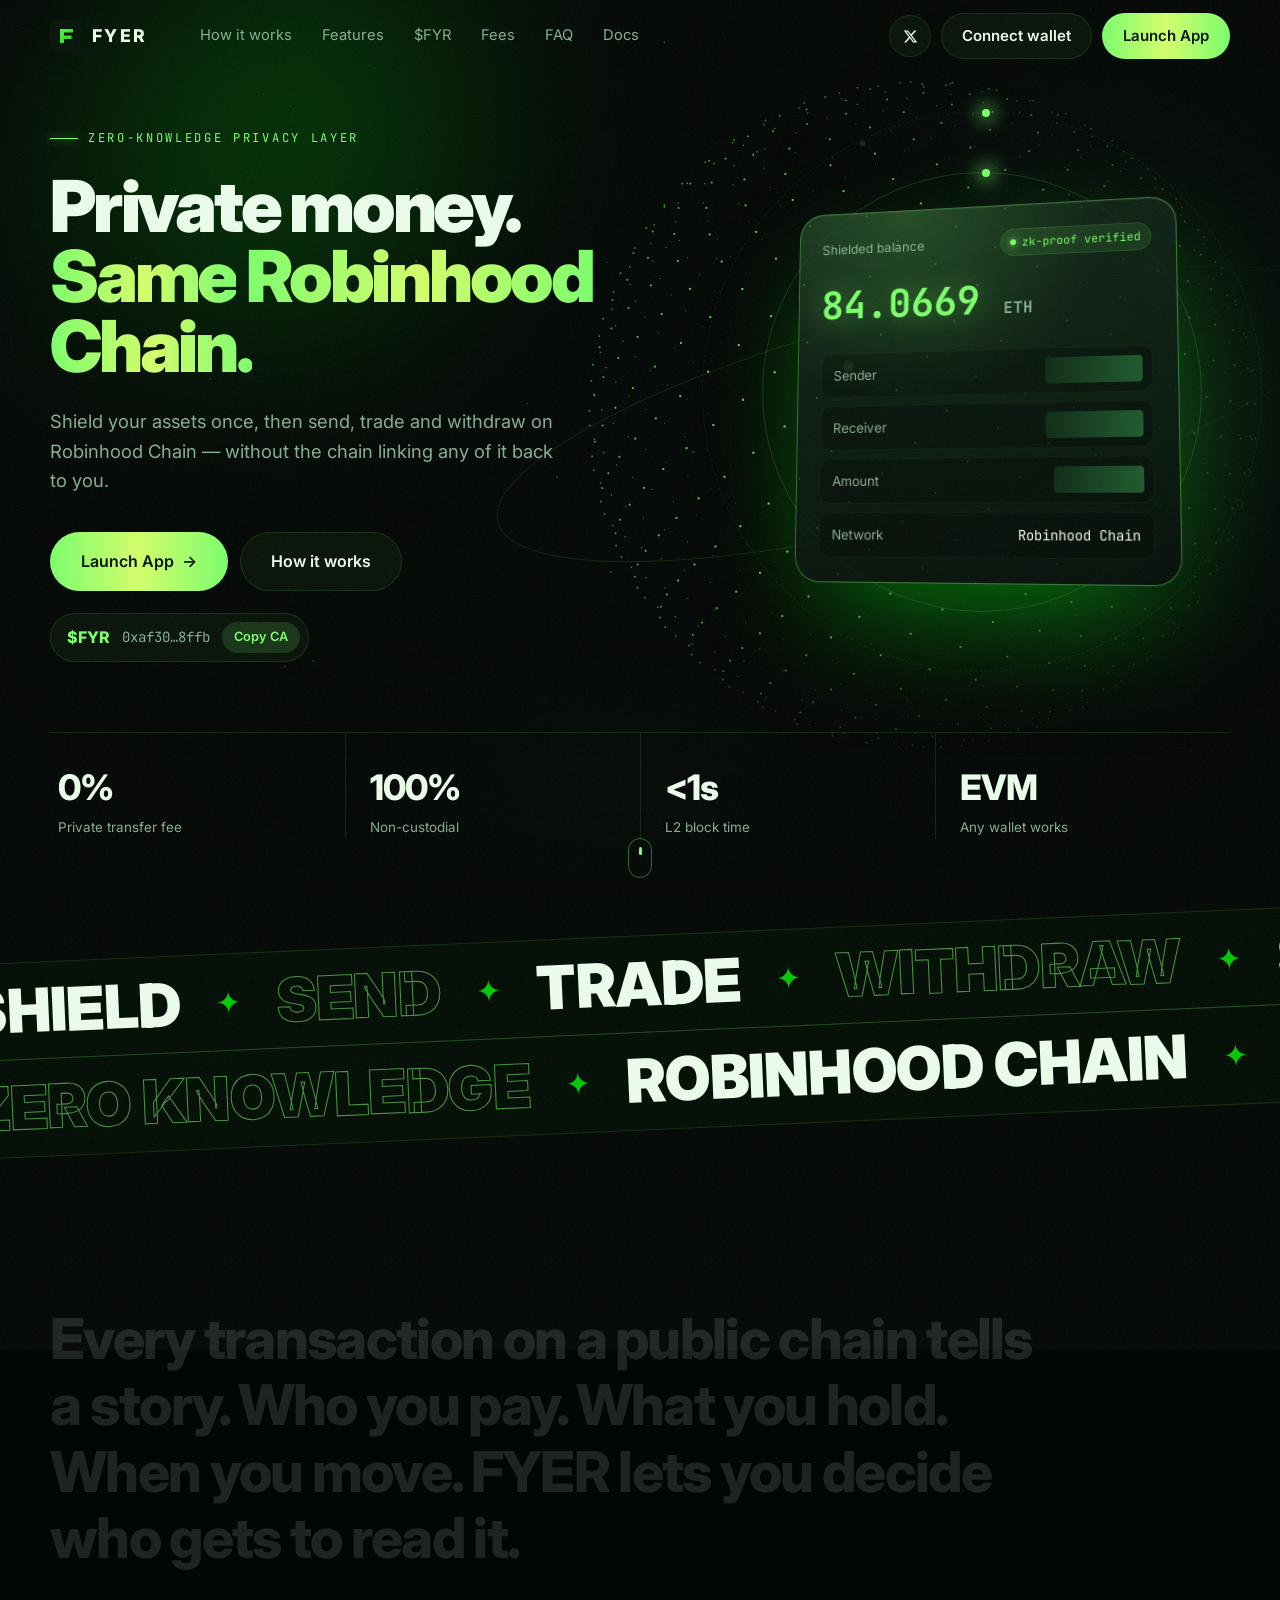
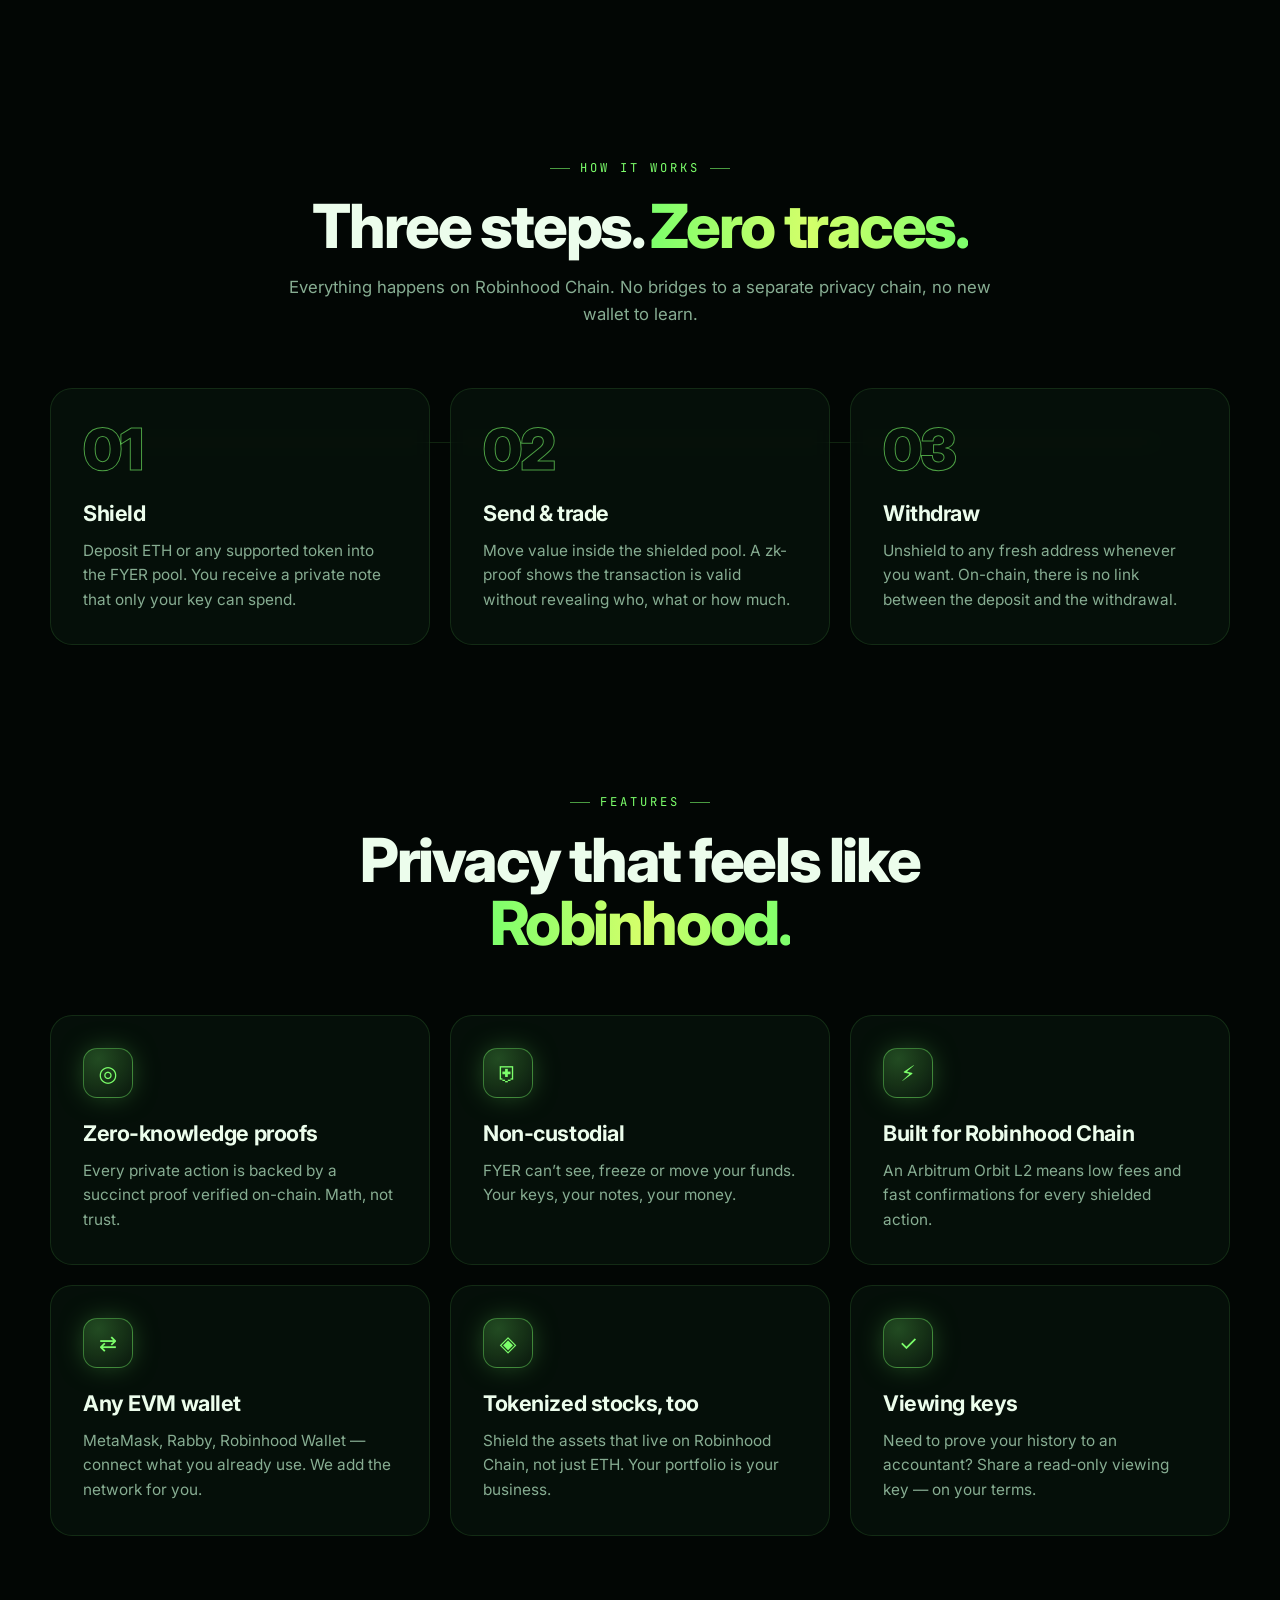
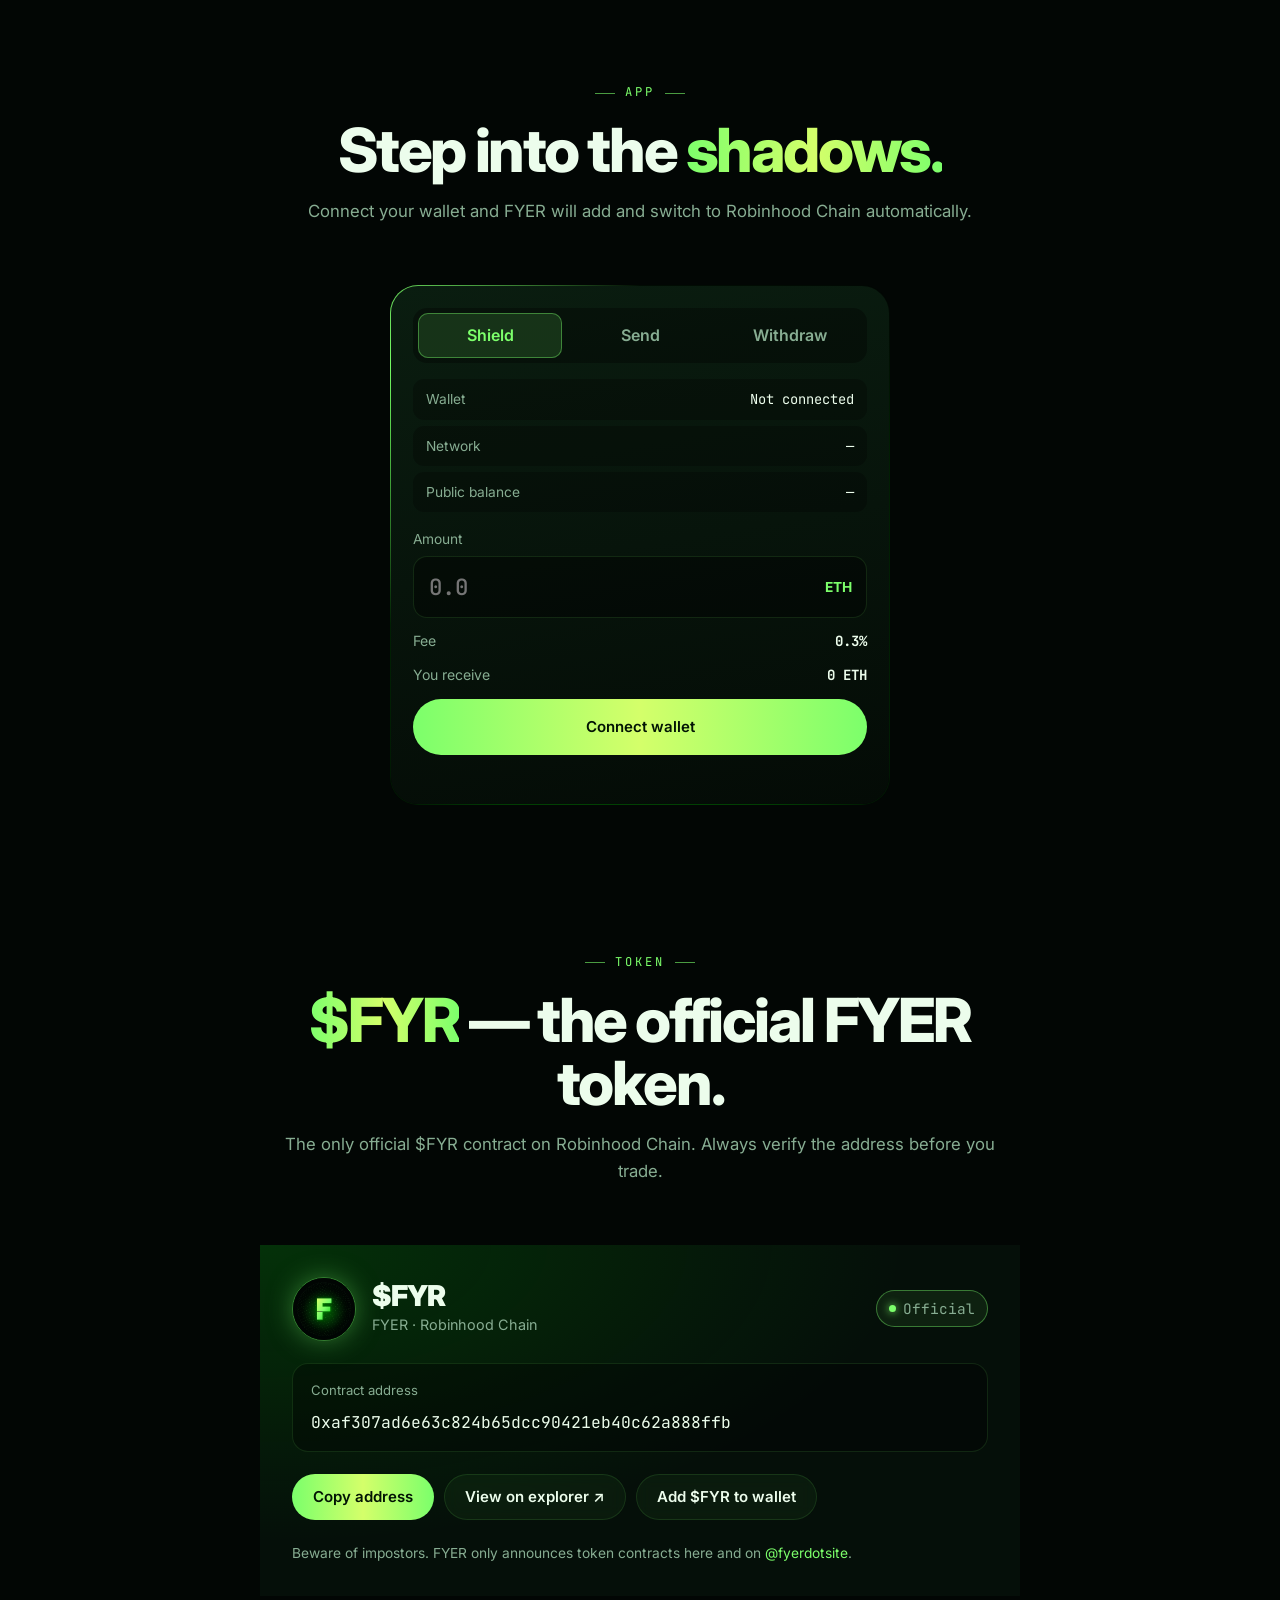
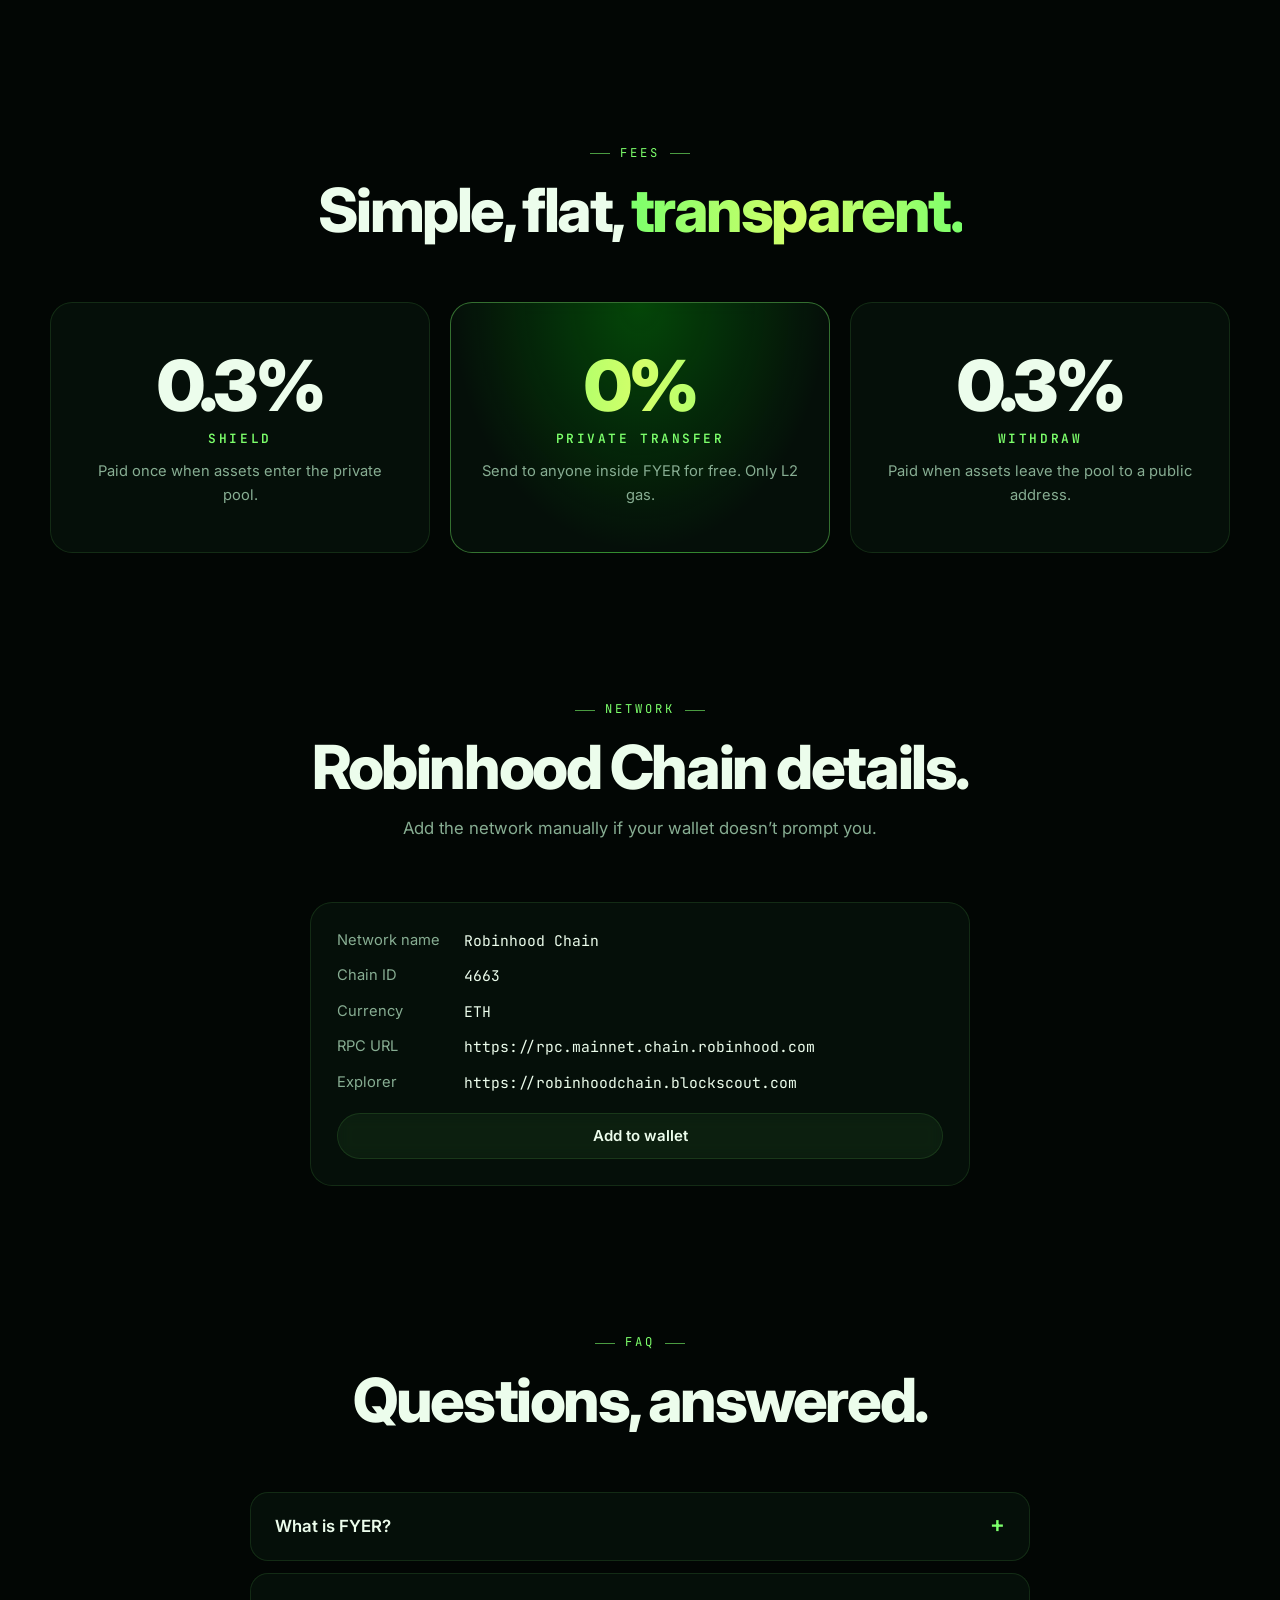
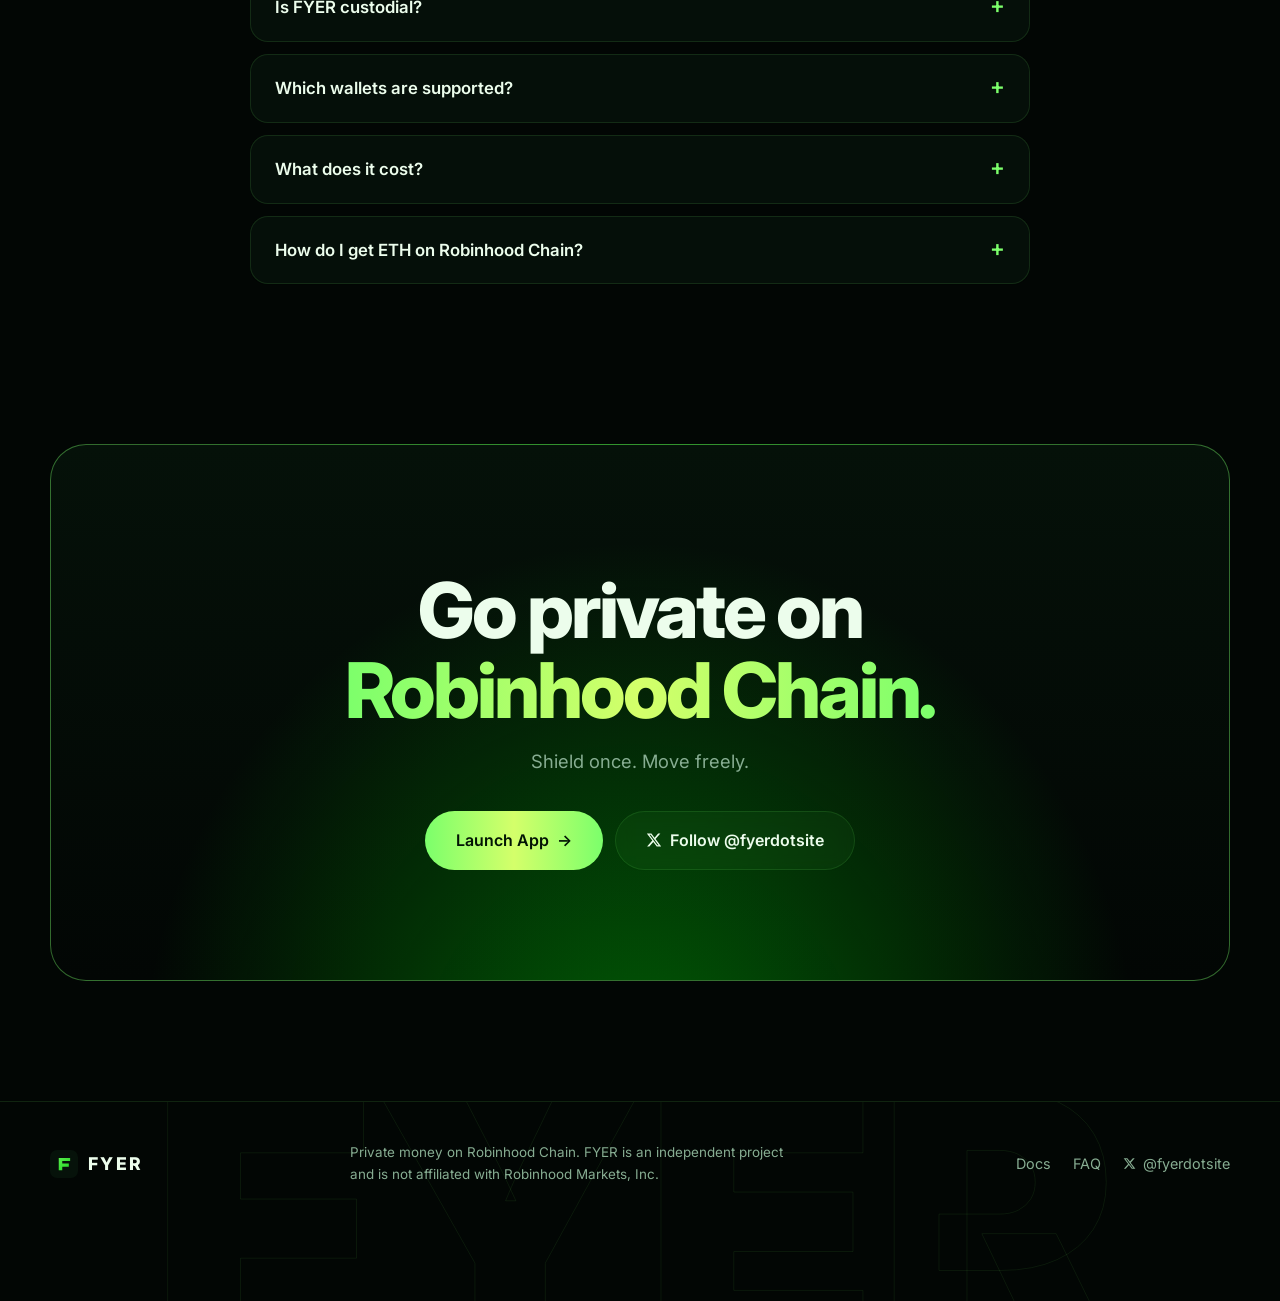
<file: index.html>
<!doctype html>
<html lang="en">
<head>
  <meta charset="utf-8" />
  <meta name="viewport" content="width=device-width, initial-scale=1" />
  <title>FYER · Private money. Same Robinhood Chain.</title>
  <meta name="description" content="FYER brings zero-knowledge privacy to Robinhood Chain. Shield once, then send, trade and withdraw without the chain linking it back to you." />
  <meta name="theme-color" content="#020604" />
  <link rel="icon" href="assets/logo.svg" type="image/svg+xml" />
  <link rel="preconnect" href="https://fonts.googleapis.com" />
  <link rel="preconnect" href="https://fonts.gstatic.com" crossorigin />
  <link href="https://fonts.googleapis.com/css2?family=Inter:wght@400;500;600;700;800;900&family=JetBrains+Mono:wght@400;600&display=swap" rel="stylesheet" />
  <link rel="stylesheet" href="styles.css" />
</head>
<body>
  <!-- Opening title card -->
  <div class="intro" aria-hidden="true">
    <div class="intro-word">
      <span style="--i:0">F</span><span style="--i:1">Y</span><span style="--i:2">E</span><span style="--i:3">R</span>
    </div>
    <div class="intro-line"></div>
    <div class="intro-sub">Private money · Robinhood Chain</div>
  </div>

  <!-- Atmosphere -->
  <div class="aurora" aria-hidden="true"><i></i><i></i><i></i></div>
  <div class="grain" aria-hidden="true"></div>
  <div class="cursor-glow" aria-hidden="true"></div>

  <header class="nav" id="nav">
    <div class="container nav-inner">
      <a href="#top" class="brand">
        <img src="assets/logo.svg" alt="" width="32" height="32" />
        <span>FYER</span>
      </a>
      <nav class="nav-links" id="navLinks">
        <a href="#how">How it works</a>
        <a href="#features">Features</a>
        <a href="#token">$FYR</a>
        <a href="#fees">Fees</a>
        <a href="#faq">FAQ</a>
        <a href="#docs">Docs</a>
      </nav>
      <div class="nav-actions">
        <a href="https://x.com/fyerdotsite" class="btn btn-ghost btn-icon" data-x target="_blank" rel="noopener" aria-label="FYER on X"><svg class="x-ic" viewBox="0 0 24 24" aria-hidden="true"><path fill="currentColor" d="M18.244 2.25h3.308l-7.227 8.26 8.502 11.24H16.17l-5.214-6.817L4.99 21.75H1.68l7.73-8.835L1.254 2.25H8.08l4.713 6.231zm-1.161 17.52h1.833L7.084 4.126H5.117z"/></svg></a>
        <button class="btn btn-ghost connect-btn" data-connect>Connect wallet</button>
        <a href="#app" class="btn btn-primary">Launch App</a>
        <button class="nav-toggle" id="navToggle" aria-label="Open menu">
          <span></span><span></span>
        </button>
      </div>
    </div>
  </header>

  <main id="top">
    <!-- HERO -->
    <section class="hero" id="hero">
      <canvas id="scene" aria-hidden="true"></canvas>
      <div class="hero-vignette" aria-hidden="true"></div>

      <div class="container hero-inner">
        <div class="hero-copy">
          <span class="kicker"><b></b> Zero-knowledge privacy layer</span>
          <h1 class="headline">
            <span class="line"><span class="w" style="--i:0">Private</span> <span class="w" style="--i:1">money.</span></span>
            <span class="line grad-line"><span class="w" style="--i:2">Same</span> <span class="w" style="--i:3">Robinhood</span> <span class="w" style="--i:4">Chain.</span></span>
          </h1>
          <p class="lead">
            Shield your assets once, then send, trade and withdraw on Robinhood Chain —
            without the chain linking any of it back to you.
          </p>
          <div class="hero-cta">
            <a href="#app" class="btn btn-primary btn-lg magnetic">Launch App <span class="arr">→</span></a>
            <a href="#how" class="btn btn-ghost btn-lg magnetic">How it works</a>
          </div>
          <button class="ca-chip" type="button" data-copy-ca aria-label="Copy $FYR contract address">
            <b>$FYR</b><code data-ca-short>0xaf30…8ffb</code><span class="ca-copy" data-copy-label>Copy CA</span>
          </button>
        </div>

        <div class="hero-visual">
          <div class="orbit o1" aria-hidden="true"></div>
          <div class="orbit o2" aria-hidden="true"></div>
          <div class="hero-card tilt">
            <div class="hc-shine" aria-hidden="true"></div>
            <div class="hc-head">
              <span class="hc-title">Shielded balance</span>
              <span class="hc-tag"><i></i> zk-proof verified</span>
            </div>
            <div class="hc-balance"><span id="heroBal">00.0000</span> <small>ETH</small></div>
            <div class="hc-rows">
              <div class="hc-row"><span>Sender</span><code class="redact">0x7a3f…e91c</code></div>
              <div class="hc-row"><span>Receiver</span><code class="redact">0x02bd…4f7a</code></div>
              <div class="hc-row"><span>Amount</span><code class="redact">3.2500 ETH</code></div>
              <div class="hc-row"><span>Network</span><code>Robinhood Chain</code></div>
            </div>
          </div>
        </div>
      </div>

      <div class="container">
        <div class="stats">
          <div class="stat"><b>0%</b><span>Private transfer fee</span></div>
          <div class="stat"><b>100%</b><span>Non-custodial</span></div>
          <div class="stat"><b>&lt;1s</b><span>L2 block time</span></div>
          <div class="stat"><b>EVM</b><span>Any wallet works</span></div>
        </div>
      </div>

      <a href="#statement" class="scroll-cue" aria-label="Scroll down"><span></span></a>
    </section>

    <!-- MARQUEE -->
    <div class="marquee" aria-hidden="true">
      <div class="marquee-row">
        <div class="marquee-track">
          <span>SHIELD</span><i>✦</i><span class="o">SEND</span><i>✦</i><span>TRADE</span><i>✦</i><span class="o">WITHDRAW</span><i>✦</i>
          <span>SHIELD</span><i>✦</i><span class="o">SEND</span><i>✦</i><span>TRADE</span><i>✦</i><span class="o">WITHDRAW</span><i>✦</i>
        </div>
      </div>
      <div class="marquee-row rev">
        <div class="marquee-track">
          <span class="o">ZERO KNOWLEDGE</span><i>✦</i><span>ROBINHOOD CHAIN</span><i>✦</i><span class="o">NON-CUSTODIAL</span><i>✦</i>
          <span class="o">ZERO KNOWLEDGE</span><i>✦</i><span>ROBINHOOD CHAIN</span><i>✦</i><span class="o">NON-CUSTODIAL</span><i>✦</i>
        </div>
      </div>
    </div>

    <!-- STATEMENT -->
    <section class="statement container" id="statement">
      <p class="statement-text" id="statementText">Every transaction on a public chain tells a story. Who you pay. What you hold. When you move. FYER lets you decide who gets to read it.</p>
    </section>

    <!-- HOW IT WORKS -->
    <section id="how" class="section container">
      <div class="section-head reveal">
        <span class="eyebrow">How it works</span>
        <h2>Three steps. <span class="grad">Zero traces.</span></h2>
        <p>Everything happens on Robinhood Chain. No bridges to a separate privacy chain, no new wallet to learn.</p>
      </div>
      <div class="steps" id="steps">
        <div class="steps-line" aria-hidden="true"><i></i></div>
        <article class="step reveal" style="--d:0">
          <span class="step-n">01</span>
          <h3>Shield</h3>
          <p>Deposit ETH or any supported token into the FYER pool. You receive a private note that only your key can spend.</p>
        </article>
        <article class="step reveal" style="--d:1">
          <span class="step-n">02</span>
          <h3>Send &amp; trade</h3>
          <p>Move value inside the shielded pool. A zk-proof shows the transaction is valid without revealing who, what or how much.</p>
        </article>
        <article class="step reveal" style="--d:2">
          <span class="step-n">03</span>
          <h3>Withdraw</h3>
          <p>Unshield to any fresh address whenever you want. On-chain, there is no link between the deposit and the withdrawal.</p>
        </article>
      </div>
    </section>

    <!-- FEATURES -->
    <section id="features" class="section container">
      <div class="section-head reveal">
        <span class="eyebrow">Features</span>
        <h2>Privacy that feels like <span class="grad">Robinhood.</span></h2>
      </div>
      <div class="grid">
        <article class="card spot reveal" style="--d:0">
          <div class="ic">◎</div>
          <h3>Zero-knowledge proofs</h3>
          <p>Every private action is backed by a succinct proof verified on-chain. Math, not trust.</p>
        </article>
        <article class="card spot reveal" style="--d:1">
          <div class="ic">⛨</div>
          <h3>Non-custodial</h3>
          <p>FYER can’t see, freeze or move your funds. Your keys, your notes, your money.</p>
        </article>
        <article class="card spot reveal" style="--d:2">
          <div class="ic">⚡</div>
          <h3>Built for Robinhood Chain</h3>
          <p>An Arbitrum Orbit L2 means low fees and fast confirmations for every shielded action.</p>
        </article>
        <article class="card spot reveal" style="--d:0">
          <div class="ic">⇄</div>
          <h3>Any EVM wallet</h3>
          <p>MetaMask, Rabby, Robinhood Wallet — connect what you already use. We add the network for you.</p>
        </article>
        <article class="card spot reveal" style="--d:1">
          <div class="ic">◈</div>
          <h3>Tokenized stocks, too</h3>
          <p>Shield the assets that live on Robinhood Chain, not just ETH. Your portfolio is your business.</p>
        </article>
        <article class="card spot reveal" style="--d:2">
          <div class="ic">✓</div>
          <h3>Viewing keys</h3>
          <p>Need to prove your history to an accountant? Share a read-only viewing key — on your terms.</p>
        </article>
      </div>
    </section>

    <!-- APP -->
    <section id="app" class="section container">
      <div class="section-head reveal">
        <span class="eyebrow">App</span>
        <h2>Step into the <span class="grad">shadows.</span></h2>
        <p>Connect your wallet and FYER will add and switch to Robinhood Chain automatically.</p>
      </div>
      <div class="app-wrap reveal">
        <div class="app">
          <div class="app-tabs" role="tablist">
            <button class="tab active" data-tab="shield">Shield</button>
            <button class="tab" data-tab="send">Send</button>
            <button class="tab" data-tab="withdraw">Withdraw</button>
          </div>

          <div class="app-status">
            <div><span>Wallet</span><code id="appAddr">Not connected</code></div>
            <div><span>Network</span><code id="appNet">—</code></div>
            <div><span>Public balance</span><code id="appBal">—</code></div>
          </div>

          <form class="app-form" id="appForm">
            <label class="field" id="fieldTo" hidden>
              <span>Recipient (FYER address or 0x…)</span>
              <input type="text" id="inTo" placeholder="0x…" autocomplete="off" />
            </label>
            <label class="field">
              <span>Amount</span>
              <div class="amount">
                <input type="number" id="inAmt" placeholder="0.0" min="0" step="any" />
                <span class="token">ETH</span>
              </div>
            </label>
            <div class="fee-line"><span>Fee</span><b id="feeVal">0.3%</b></div>
            <div class="fee-line"><span>You receive</span><b id="recvVal">0 ETH</b></div>
            <button type="submit" class="btn btn-primary btn-block" id="appSubmit">Connect wallet</button>
            <p class="app-note" id="appNote"></p>
          </form>
        </div>
      </div>
    </section>

    <!-- TOKEN -->
    <section id="token" class="section container">
      <div class="section-head reveal">
        <span class="eyebrow">Token</span>
        <h2><span class="grad">$FYR</span> — the official FYER token.</h2>
        <p>The only official $FYR contract on Robinhood Chain. Always verify the address before you trade.</p>
      </div>
      <div class="token-card spot reveal">
        <div class="token-head">
          <img src="assets/social/fyer-x-avatar-400.png" alt="" width="64" height="64" />
          <div>
            <b>$FYR</b>
            <span>FYER · Robinhood Chain</span>
          </div>
          <span class="token-badge"><i></i> Official</span>
        </div>
        <div class="token-ca">
          <span>Contract address</span>
          <code data-ca>0xaf307ad6e63c824b65dcc90421eb40c62a888ffb</code>
        </div>
        <div class="token-actions">
          <button class="btn btn-primary" type="button" data-copy-ca><span data-copy-label>Copy address</span></button>
          <a class="btn btn-ghost" id="tokenExplorer" href="#" target="_blank" rel="noopener">View on explorer ↗</a>
          <button class="btn btn-ghost" type="button" id="addTokenBtn">Add $FYR to wallet</button>
        </div>
        <p class="token-warn">Beware of impostors. FYER only announces token contracts here and on <a href="https://x.com/fyerdotsite" data-x target="_blank" rel="noopener">@fyerdotsite</a>.</p>
      </div>
    </section>

    <!-- FEES -->
    <section id="fees" class="section container">
      <div class="section-head reveal">
        <span class="eyebrow">Fees</span>
        <h2>Simple, flat, <span class="grad">transparent.</span></h2>
      </div>
      <div class="fees">
        <div class="fee spot reveal" style="--d:0"><b data-count="0.3" data-suffix="%">0.3%</b><span>Shield</span><p>Paid once when assets enter the private pool.</p></div>
        <div class="fee fee-hi spot reveal" style="--d:1"><b data-count="0" data-suffix="%">0%</b><span>Private transfer</span><p>Send to anyone inside FYER for free. Only L2 gas.</p></div>
        <div class="fee spot reveal" style="--d:2"><b data-count="0.3" data-suffix="%">0.3%</b><span>Withdraw</span><p>Paid when assets leave the pool to a public address.</p></div>
      </div>
    </section>

    <!-- NETWORK -->
    <section id="docs" class="section container">
      <div class="section-head reveal">
        <span class="eyebrow">Network</span>
        <h2>Robinhood Chain details.</h2>
        <p>Add the network manually if your wallet doesn’t prompt you.</p>
      </div>
      <div class="netbox reveal">
        <dl class="net" id="netDetails"></dl>
        <button class="btn btn-ghost" id="addNetBtn">Add to wallet</button>
      </div>
    </section>

    <!-- FAQ -->
    <section id="faq" class="section container">
      <div class="section-head reveal">
        <span class="eyebrow">FAQ</span>
        <h2>Questions, answered.</h2>
      </div>
      <div class="faq">
        <details class="reveal" style="--d:0">
          <summary>What is FYER?</summary>
          <p>FYER is a privacy layer for Robinhood Chain. It lets you shield assets into a zero-knowledge pool and then transact privately on the same chain.</p>
        </details>
        <details class="reveal" style="--d:1">
          <summary>Is FYER custodial?</summary>
          <p>No. Funds sit in an on-chain contract and can only be spent with proofs generated from your own keys. Nobody — including the FYER team — can move them.</p>
        </details>
        <details class="reveal" style="--d:2">
          <summary>Which wallets are supported?</summary>
          <p>Any EVM wallet that injects <code>window.ethereum</code>: MetaMask, Rabby, Coinbase Wallet, Robinhood Wallet and more.</p>
        </details>
        <details class="reveal" style="--d:3">
          <summary>What does it cost?</summary>
          <p>0.3% to shield, 0% for private transfers, 0.3% to withdraw — plus normal Robinhood Chain gas.</p>
        </details>
        <details class="reveal" style="--d:4">
          <summary>How do I get ETH on Robinhood Chain?</summary>
          <p>Bridge ETH from Ethereum or another supported network using the official Robinhood Chain bridge, then shield it with FYER.</p>
        </details>
      </div>
    </section>

    <!-- CTA -->
    <section class="cta container reveal">
      <div class="cta-rings" aria-hidden="true"><i></i><i></i><i></i></div>
      <h2>Go private on<br /><span class="grad">Robinhood Chain.</span></h2>
      <p>Shield once. Move freely.</p>
      <div class="cta-actions">
        <a href="#app" class="btn btn-primary btn-lg magnetic">Launch App <span class="arr">→</span></a>
        <a href="https://x.com/fyerdotsite" class="btn btn-ghost btn-lg magnetic" data-x target="_blank" rel="noopener"><svg class="x-ic" viewBox="0 0 24 24" aria-hidden="true"><path fill="currentColor" d="M18.244 2.25h3.308l-7.227 8.26 8.502 11.24H16.17l-5.214-6.817L4.99 21.75H1.68l7.73-8.835L1.254 2.25H8.08l4.713 6.231zm-1.161 17.52h1.833L7.084 4.126H5.117z"/></svg> Follow @fyerdotsite</a>
      </div>
    </section>
  </main>

  <footer class="footer">
    <div class="footer-mark" aria-hidden="true">FYER</div>
    <div class="container footer-inner">
      <a href="#top" class="brand">
        <img src="assets/logo.svg" alt="" width="28" height="28" />
        <span>FYER</span>
      </a>
      <p>Private money on Robinhood Chain. FYER is an independent project and is not affiliated with Robinhood Markets, Inc.</p>
      <div class="footer-links">
        <a href="#docs">Docs</a>
        <a href="#faq">FAQ</a>
        <a href="https://x.com/fyerdotsite" class="x-foot" data-x target="_blank" rel="noopener"><svg class="x-ic" viewBox="0 0 24 24" aria-hidden="true"><path fill="currentColor" d="M18.244 2.25h3.308l-7.227 8.26 8.502 11.24H16.17l-5.214-6.817L4.99 21.75H1.68l7.73-8.835L1.254 2.25H8.08l4.713 6.231zm-1.161 17.52h1.833L7.084 4.126H5.117z"/></svg> @fyerdotsite</a>
      </div>
    </div>
  </footer>

  <div class="toast" id="toast" role="status" aria-live="polite"></div>

  <script src="config.js"></script>
  <script src="app.js"></script>
  <script src="cinematic.js"></script>
</body>
</html>
</file>
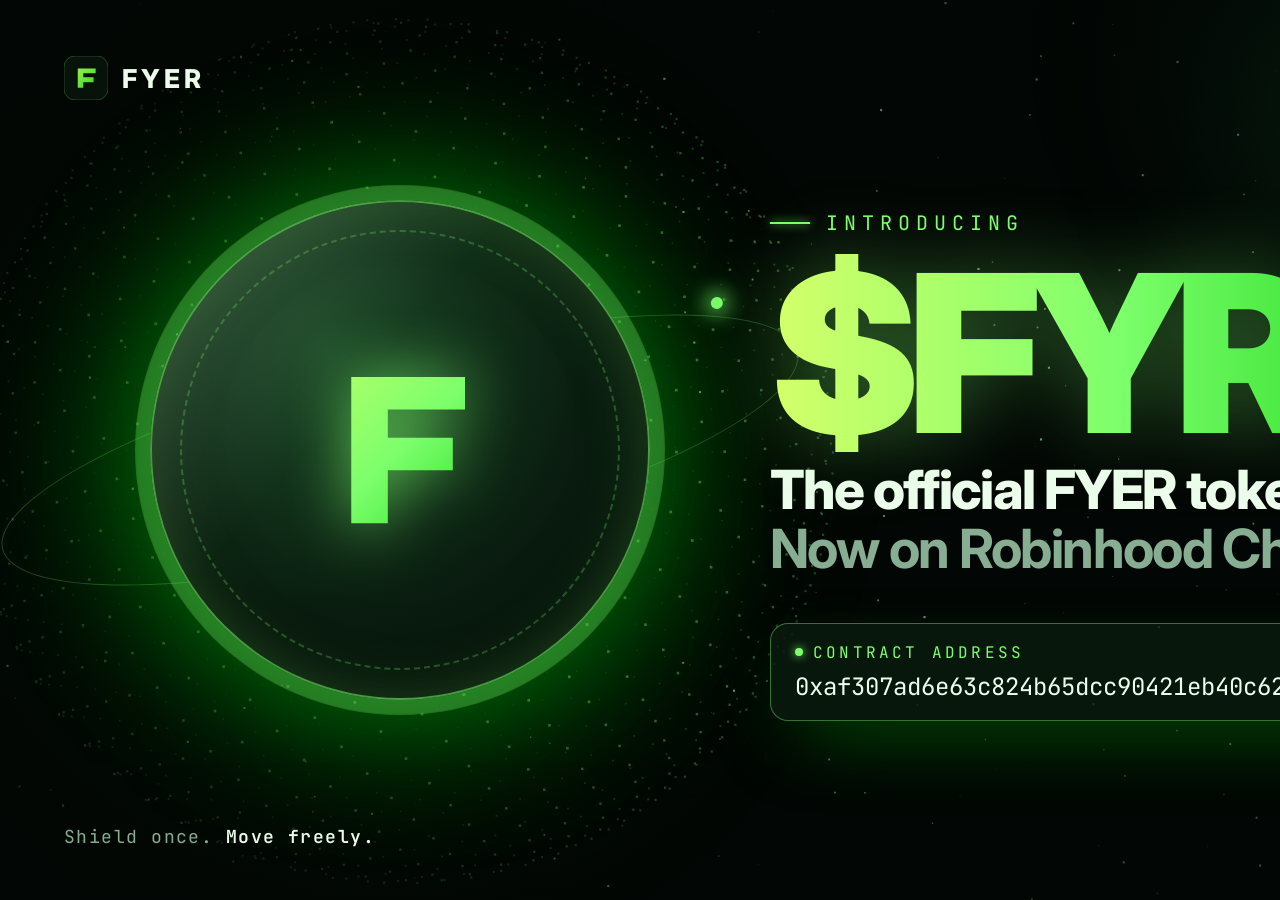
<file: assets/social/fyr-announcement-source.html>
<!doctype html><html><head><meta charset="utf-8">
<link href="https://fonts.googleapis.com/css2?family=Inter:wght@500;700;800;900&family=JetBrains+Mono:wght@500;600&display=swap" rel="stylesheet">
<style>
*{margin:0;padding:0;box-sizing:border-box}
#post{position:relative;width:1600px;height:900px;overflow:hidden;background:#020604;font-family:Inter,sans-serif;color:#ecfdec}
canvas{position:absolute;inset:0}
.glow{position:absolute;border-radius:50%;filter:blur(80px)}
.g1{width:900px;height:900px;left:-80px;top:20px;background:radial-gradient(circle,rgba(0,200,5,.5),transparent 62%)}
.g2{width:700px;height:600px;right:-200px;top:-250px;background:radial-gradient(circle,rgba(31,122,58,.45),transparent 65%)}
.vig{position:absolute;inset:0;background:radial-gradient(ellipse at 50% 50%,transparent 45%,rgba(2,6,4,.9) 100%)}
.brand{position:absolute;left:64px;top:56px;display:flex;align-items:center;gap:14px;font-weight:800;letter-spacing:.16em;font-size:26px}
.brand svg{width:44px;height:44px}
.top-r{position:absolute;right:64px;top:64px;font-family:"JetBrains Mono",monospace;font-size:18px;color:#87ad92;letter-spacing:.12em}
/* coin */
.coin{position:absolute;left:150px;top:200px;width:500px;height:500px;border-radius:50%;
  background:radial-gradient(circle at 35% 30%,#1c4a27 0%,#0a1d10 55%,#04100a 100%);
  border:2px solid rgba(124,255,107,.55);
  box-shadow:0 0 0 14px rgba(124,255,107,.06),0 0 0 15px rgba(124,255,107,.25),0 0 140px 10px rgba(0,200,5,.5),inset 0 0 60px rgba(124,255,107,.25),inset 0 -20px 60px rgba(0,0,0,.6);
  display:grid;place-items:center}
.coin::before{content:"";position:absolute;inset:28px;border-radius:50%;border:2px dashed rgba(124,255,107,.25)}
.coin::after{content:"";position:absolute;inset:0;border-radius:50%;background:linear-gradient(130deg,rgba(255,255,255,.14),transparent 40%)}
.coin svg{width:260px;height:260px;filter:drop-shadow(0 0 30px rgba(124,255,107,.7))}
.orbit{position:absolute;left:400px;top:450px;width:820px;height:190px;margin:-95px 0 0 -410px;border-radius:50%;border:1.5px solid rgba(124,255,107,.25);transform:rotate(-14deg)}
.orbit i{position:absolute;right:60px;top:22px;width:12px;height:12px;border-radius:50%;background:#7cff6b;box-shadow:0 0 20px 6px rgba(124,255,107,.7)}
/* text */
.copy{position:absolute;left:770px;top:210px;width:780px}
.kicker{font-family:"JetBrains Mono",monospace;font-size:20px;letter-spacing:.3em;color:#7cff6b;display:flex;align-items:center;gap:16px}
.kicker b{width:40px;height:2px;background:#7cff6b;box-shadow:0 0 10px #7cff6b}
h1{font-weight:900;font-size:220px;line-height:.9;letter-spacing:-.06em;margin:18px 0 8px}
.grad{background:linear-gradient(90deg,#d4ff6a,#7cff6b 45%,#00c805);-webkit-background-clip:text;background-clip:text;color:transparent;filter:drop-shadow(0 0 40px rgba(124,255,107,.35))}
h2{font-weight:800;font-size:54px;letter-spacing:-.03em;line-height:1.1}
h2 span{color:#87ad92;font-weight:700}
.ca{margin-top:44px;display:inline-flex;flex-direction:column;gap:8px;padding:18px 24px;border-radius:18px;background:rgba(10,28,16,.8);border:1px solid rgba(124,255,107,.4);box-shadow:0 30px 80px -30px rgba(0,200,5,.6)}
.ca span{font-family:"JetBrains Mono",monospace;font-size:16px;letter-spacing:.2em;color:#7cff6b;display:flex;align-items:center;gap:10px}
.ca span i{width:8px;height:8px;border-radius:50%;background:#7cff6b;box-shadow:0 0 10px #7cff6b}
.ca code{font-family:"JetBrains Mono",monospace;font-size:24px;color:#ecfdec}
.foot{position:absolute;left:64px;bottom:52px;right:64px;display:flex;justify-content:space-between;font-family:"JetBrains Mono",monospace;font-size:18px;color:#87ad92;letter-spacing:.08em}
.foot b{color:#ecfdec;font-weight:600}
</style></head><body>
<div id="post">
  <div class="glow g1"></div><div class="glow g2"></div>
  <canvas id="cv" width="1600" height="900"></canvas>
  <div class="vig"></div>
  <div class="brand">
    <svg viewBox="0 0 64 64"><defs><linearGradient id="g" x1="0" y1="0" x2="64" y2="64" gradientUnits="userSpaceOnUse"><stop offset="0" stop-color="#d4ff6a"/><stop offset="1" stop-color="#00c805"/></linearGradient></defs><rect width="64" height="64" rx="16" fill="#06120A" stroke="rgba(124,255,107,.35)"/><path d="M20 46V18h26v7H28v6h15v7H28v8z" fill="url(#g)"/></svg>
    FYER
  </div>
  <div class="top-r">OFFICIAL TOKEN</div>
  <div class="orbit"><i></i></div>
  <div class="coin">
    <svg viewBox="0 0 64 64"><defs><linearGradient id="g2" x1="0" y1="0" x2="64" y2="64" gradientUnits="userSpaceOnUse"><stop offset="0" stop-color="#d4ff6a"/><stop offset=".5" stop-color="#7cff6b"/><stop offset="1" stop-color="#00c805"/></linearGradient></defs><path d="M20 50V14h28v8H29v7h16v8H29v13z" fill="url(#g2)"/></svg>
  </div>
  <div class="copy">
    <div class="kicker"><b></b>INTRODUCING</div>
    <h1 class="grad">$FYR</h1>
    <h2>The official FYER token.<br><span>Now on Robinhood Chain.</span></h2>
    <div class="ca"><span><i></i>CONTRACT ADDRESS</span><code>0xaf307ad6e63c824b65dcc90421eb40c62a888ffb</code></div>
  </div>
  <div class="foot"><span>Shield once. <b>Move freely.</b></span><span>@fyerdotsite</span></div>
</div>
<script>
let seed=13;const r=()=>((seed=(seed*1664525+1013904223)>>>0)/4294967296);
const c=document.getElementById('cv').getContext('2d');
for(let i=0;i<280;i++){const s=r()*1.8+.4;c.fillStyle=`rgba(150,255,140,${.28*s})`;c.fillRect(r()*1600,r()*900,s,s);}
const N=1600,g=Math.PI*(3-Math.sqrt(5)),R=420,cx=400,cy=450,ry=.7,rx=-.35;
const cY=Math.cos(ry),sY=Math.sin(ry),cX=Math.cos(rx),sX=Math.sin(rx);
for(let i=0;i<N;i++){const y=1-(i/(N-1))*2,rr=Math.sqrt(1-y*y),x=Math.cos(g*i)*rr,z=Math.sin(g*i)*rr;
 const x1=x*cY-z*sY,z1=x*sY+z*cY,y1=y*cX-z1*sX,z2=y*sX+z1*cX,d=(z2+1)/2,p=1+z2*.25,s=1+d*1.8;
 c.fillStyle=`rgba(${90+d*60|0},255,${100+d*30|0},${.05+d*.35})`;c.fillRect(cx+x1*R*p,cy+y1*R*p,s,s);}
</script></body></html>
</file>
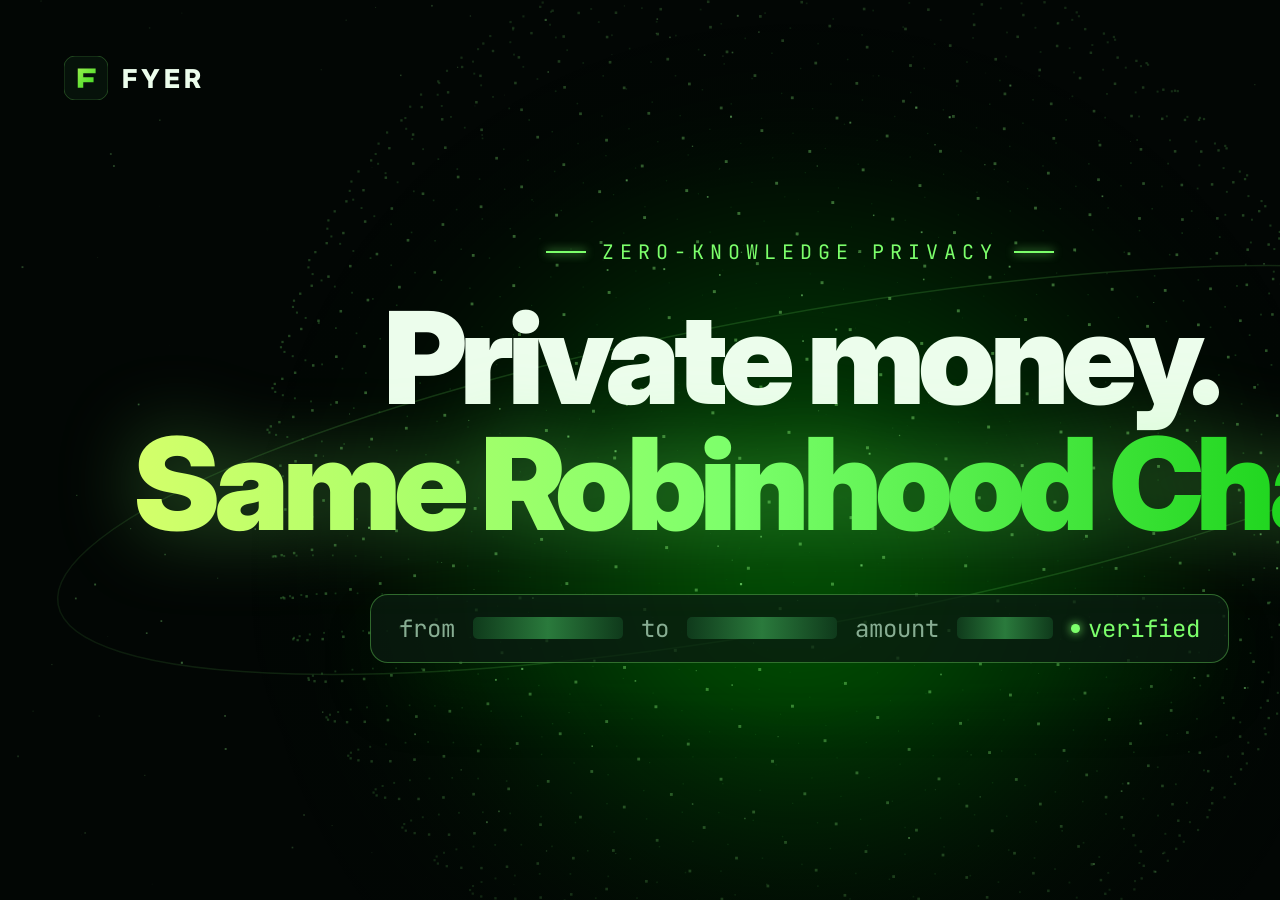
<file: assets/social/post-source.html>
<!doctype html><html><head><meta charset="utf-8">
<link href="https://fonts.googleapis.com/css2?family=Inter:wght@500;800;900&family=JetBrains+Mono:wght@500;600&display=swap" rel="stylesheet">
<style>
*{margin:0;padding:0;box-sizing:border-box}
#post{position:relative;width:1600px;height:900px;overflow:hidden;background:#020604;font-family:Inter,sans-serif;color:#ecfdec;display:grid;place-items:center;text-align:center}
canvas{position:absolute;inset:0}
.glow{position:absolute;width:1100px;height:900px;left:250px;top:120px;border-radius:50%;filter:blur(80px);background:radial-gradient(circle,rgba(0,200,5,.42),transparent 62%)}
.vig{position:absolute;inset:0;background:radial-gradient(ellipse at 50% 50%,transparent 40%,rgba(2,6,4,.92) 100%)}
.brand{position:absolute;left:64px;top:56px;display:flex;align-items:center;gap:14px;font-weight:800;letter-spacing:.16em;font-size:26px}
.brand svg{width:44px;height:44px}
.content{position:relative}
.kicker{font-family:"JetBrains Mono",monospace;font-size:20px;letter-spacing:.3em;color:#7cff6b;display:inline-flex;align-items:center;gap:16px}
.kicker b{width:40px;height:2px;background:#7cff6b;box-shadow:0 0 10px #7cff6b}
h1{font-weight:900;font-size:128px;line-height:.98;letter-spacing:-.05em;margin:30px 0 48px}
.grad{background:linear-gradient(90deg,#d4ff6a,#7cff6b 45%,#00c805);-webkit-background-clip:text;background-clip:text;color:transparent;filter:drop-shadow(0 0 40px rgba(124,255,107,.35))}
.tx{display:inline-flex;align-items:center;gap:18px;font-family:"JetBrains Mono",monospace;font-size:24px;padding:18px 28px;border-radius:18px;background:rgba(10,28,16,.75);border:1px solid rgba(124,255,107,.35);box-shadow:0 30px 80px -30px rgba(0,200,5,.6)}
.tx .k{color:#87ad92}
.r{display:inline-block;height:22px;border-radius:5px;background:linear-gradient(90deg,#0f3a1b,#2a7a3c,#0f3a1b);vertical-align:middle}
.ok{color:#7cff6b;display:inline-flex;align-items:center;gap:8px}
.ok i{width:9px;height:9px;border-radius:50%;background:#7cff6b;box-shadow:0 0 10px #7cff6b}
.foot{position:absolute;right:64px;top:62px;font-family:"JetBrains Mono",monospace;font-size:18px;color:#87ad92;letter-spacing:.12em}
</style></head><body>
<div id="post">
  <div class="glow"></div>
  <canvas id="cv" width="1600" height="900"></canvas>
  <div class="vig"></div>
  <div class="brand">
    <svg viewBox="0 0 64 64"><defs><linearGradient id="g" x1="0" y1="0" x2="64" y2="64" gradientUnits="userSpaceOnUse"><stop offset="0" stop-color="#d4ff6a"/><stop offset="1" stop-color="#00c805"/></linearGradient></defs><rect width="64" height="64" rx="16" fill="#06120A" stroke="rgba(124,255,107,.35)"/><path d="M20 46V18h26v7H28v6h15v7H28v8z" fill="url(#g)"/></svg>
    FYER
  </div>
  <div class="foot">ROBINHOOD CHAIN</div>
  <div class="content">
    <div class="kicker"><b></b>ZERO-KNOWLEDGE PRIVACY<b></b></div>
    <h1>Private money.<br><span class="grad">Same Robinhood Chain.</span></h1>
    <div class="tx">
      <span class="k">from</span><span class="r" style="width:150px"></span>
      <span class="k">to</span><span class="r" style="width:150px"></span>
      <span class="k">amount</span><span class="r" style="width:96px"></span>
      <span class="ok"><i></i>verified</span>
    </div>
  </div>
</div>
<script>
let seed=9;const r=()=>((seed=(seed*1664525+1013904223)>>>0)/4294967296);
const c=document.getElementById('cv').getContext('2d');
for(let i=0;i<260;i++){const s=r()*1.8+.4;c.fillStyle=`rgba(150,255,140,${.28*s})`;c.fillRect(r()*1600,r()*900,s,s);}
const N=1800,g=Math.PI*(3-Math.sqrt(5)),R=520,cx=800,cy=470,ry=.5,rx=-.4;
const cY=Math.cos(ry),sY=Math.sin(ry),cX=Math.cos(rx),sX=Math.sin(rx);
for(let i=0;i<N;i++){const y=1-(i/(N-1))*2,rr=Math.sqrt(1-y*y),x=Math.cos(g*i)*rr,z=Math.sin(g*i)*rr;
 const x1=x*cY-z*sY,z1=x*sY+z*cY,y1=y*cX-z1*sX,z2=y*sX+z1*cX,d=(z2+1)/2,p=1+z2*.25,s=1+d*2;
 c.fillStyle=`rgba(${90+d*60|0},255,${100+d*30|0},${.05+d*.35})`;c.fillRect(cx+x1*R*p,cy+y1*R*p,s,s);}
c.strokeStyle='rgba(124,255,107,.16)';c.lineWidth=1.5;c.beginPath();c.ellipse(cx,cy,R*1.45,R*.3,-.18,0,7);c.stroke();
</script></body></html>
</file>
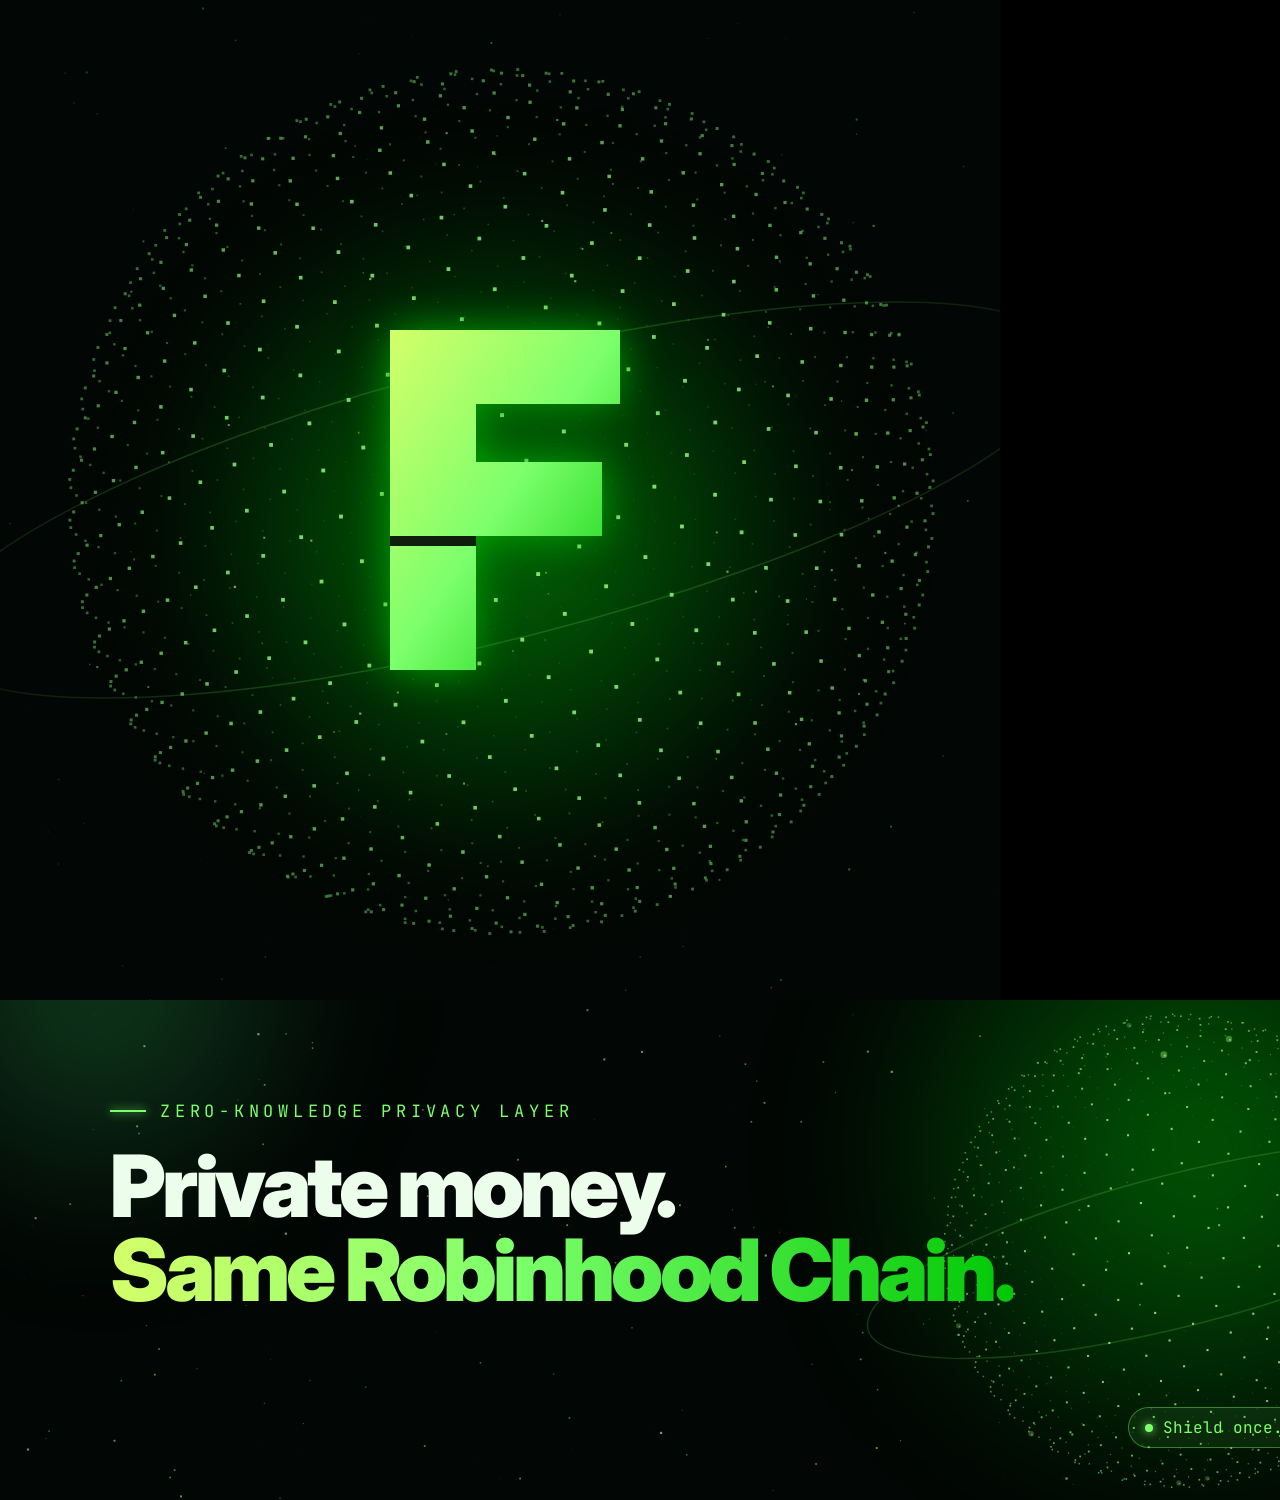
<file: assets/social/source.html>
<!doctype html><html><head><meta charset="utf-8">
<link href="https://fonts.googleapis.com/css2?family=Inter:wght@500;800;900&family=JetBrains+Mono:wght@500&display=swap" rel="stylesheet">
<style>
*{margin:0;padding:0;box-sizing:border-box}
body{background:#000}
.art{position:relative;overflow:hidden;background:#020604;font-family:Inter,sans-serif;color:#ecfdec}
canvas{position:absolute;inset:0}
.glow{position:absolute;border-radius:50%;filter:blur(60px)}
.grad{background:linear-gradient(90deg,#d4ff6a,#7cff6b 45%,#00c805);-webkit-background-clip:text;background-clip:text;color:transparent}
/* avatar */
#avatar{width:1000px;height:1000px;display:grid;place-items:center}
#avatar .glow{width:760px;height:760px;left:120px;top:150px;background:radial-gradient(circle,rgba(0,200,5,.55),transparent 65%)}
.mark{position:relative;width:520px;height:520px}
/* banner */
#banner{width:1500px;height:500px}
#banner .glow.a{width:900px;height:700px;right:-150px;top:-200px;background:radial-gradient(circle,rgba(0,200,5,.45),transparent 65%)}
#banner .glow.b{width:600px;height:500px;left:-200px;top:-260px;background:radial-gradient(circle,rgba(31,122,58,.5),transparent 65%)}
.copy{position:absolute;left:110px;top:100px}
.kicker{font-family:"JetBrains Mono",monospace;font-size:17px;letter-spacing:.28em;color:#7cff6b;display:flex;align-items:center;gap:14px}
.kicker b{width:36px;height:2px;background:#7cff6b;box-shadow:0 0 10px #7cff6b}
h1{font-weight:900;font-size:86px;line-height:.98;letter-spacing:-.045em;margin-top:22px}
.tag{margin-top:26px;font-size:22px;color:#9cc4a6;font-weight:500}
.chip{position:absolute;right:70px;bottom:52px;font-family:"JetBrains Mono",monospace;font-size:16px;color:#7cff6b;padding:9px 16px;border:1px solid rgba(124,255,107,.4);border-radius:99px;background:rgba(124,255,107,.08);display:flex;gap:10px;align-items:center}
.chip i{width:8px;height:8px;border-radius:50%;background:#7cff6b;box-shadow:0 0 10px #7cff6b}
.vig{position:absolute;inset:0;background:radial-gradient(ellipse at 50% 50%,transparent 45%,rgba(2,6,4,.85) 100%)}
</style></head><body>

<div id="avatar" class="art">
  <div class="glow"></div>
  <canvas id="cvA" width="1000" height="1000"></canvas>
  <svg class="mark" viewBox="0 0 520 520">
    <defs>
      <linearGradient id="g" x1="0" y1="0" x2="1" y2="1"><stop offset="0" stop-color="#d4ff6a"/><stop offset=".5" stop-color="#7cff6b"/><stop offset="1" stop-color="#00c805"/></linearGradient>
      <filter id="blur" x="-50%" y="-50%" width="200%" height="200%"><feGaussianBlur stdDeviation="22"/></filter>
    </defs>
    <!-- glow copy -->
    <path d="M150 430V90h230v74H236v58h126v74H236v134z" fill="#00c805" opacity=".7" filter="url(#blur)"/>
    <path d="M150 430V90h230v74H236v58h126v74H236v134z" fill="url(#g)"/>
    <!-- shield cut: privacy slit -->
    <rect x="150" y="296" width="86" height="10" fill="#020604" opacity=".9"/>
  </svg>
  <div class="vig"></div>
</div>

<div id="banner" class="art">
  <div class="glow a"></div><div class="glow b"></div>
  <canvas id="cvB" width="1500" height="500"></canvas>
  <div class="copy">
    <div class="kicker"><b></b>ZERO-KNOWLEDGE PRIVACY LAYER</div>
    <h1>Private money.<br><span class="grad">Same Robinhood Chain.</span></h1>
  </div>
  <div class="chip"><i></i>Shield once. Move freely.</div>
</div>

<script>
function rng(seed){return()=>((seed=Math.imul(seed^seed>>>15,seed|1)+0x6d2b79f5|0)>>>0)/4294967296*0+((seed=(seed*1664525+1013904223)>>>0)/4294967296)}
function sphere(ctx,cx,cy,R,N,ry,rx,flashes,seed){
  const r=rng(seed), g=Math.PI*(3-Math.sqrt(5));
  const cY=Math.cos(ry),sY=Math.sin(ry),cX=Math.cos(rx),sX=Math.sin(rx);
  for(let i=0;i<N;i++){
    const y=1-(i/(N-1))*2, rr=Math.sqrt(1-y*y), x=Math.cos(g*i)*rr, z=Math.sin(g*i)*rr;
    const x1=x*cY-z*sY, z1=x*sY+z*cY, y1=y*cX-z1*sX, z2=y*sX+z1*cX;
    const d=(z2+1)/2, p=1+z2*.25, sx=cx+x1*R*p, sy=cy+y1*R*p, s=(.8+d*2)*R/300;
    if(r()<flashes&&d>.5){ctx.fillStyle=`rgba(170,255,140,${.45*d})`;ctx.beginPath();ctx.arc(sx,sy,s*1.8,0,7);ctx.fill();}
    ctx.fillStyle=`rgba(${90+d*60|0},255,${100+d*30|0},${.1+d*.75})`;ctx.fillRect(sx,sy,s,s);
  }
  ctx.strokeStyle='rgba(124,255,107,.18)';ctx.lineWidth=1.5;ctx.beginPath();ctx.ellipse(cx,cy,R*1.4,R*.33,-.25,0,7);ctx.stroke();
}
function dust(ctx,w,h,n,seed){const r=rng(seed);for(let i=0;i<n;i++){const s=r()*1.8+.4;ctx.fillStyle=`rgba(150,255,140,${.3*s})`;ctx.fillRect(r()*w,r()*h,s,s);}}
const a=document.getElementById('cvA').getContext('2d');
dust(a,1000,1000,160,7); sphere(a,500,500,420,1400,.6,-.35,0,3);
const b=document.getElementById('cvB').getContext('2d');
dust(b,1500,500,220,11); sphere(b,1180,250,230,1100,.4,-.35,.015,5);
</script></body></html>
</file>
<file: styles.css>
:root {
  --bg: #020604;
  --bg-2: #06110a;
  --panel: rgba(10, 24, 15, 0.55);
  --border: rgba(124, 255, 107, 0.12);
  --border-hi: rgba(124, 255, 107, 0.4);
  --text: #ecfdec;
  --muted: #87ad92;
  --green: #00c805;
  --lime: #7cff6b;
  --grad: linear-gradient(90deg, #7cff6b 0%, #d4ff6a 25%, #7cff6b 50%, #00c805 75%, #7cff6b 100%);
  --radius: 22px;
  --ease: cubic-bezier(.16, 1, .3, 1);
  --mono: "JetBrains Mono", ui-monospace, monospace;
  --intro: 1.9s;
}

* { box-sizing: border-box; margin: 0; padding: 0; }
html { scroll-behavior: smooth; }
body {
  font-family: Inter, system-ui, sans-serif;
  background: var(--bg);
  color: var(--text);
  line-height: 1.6;
  overflow-x: hidden;
  -webkit-font-smoothing: antialiased;
}
a { color: inherit; text-decoration: none; }
code { font-family: var(--mono); }
button { font: inherit; cursor: pointer; }
[hidden] { display: none !important; }
::selection { background: var(--lime); color: #021004; }

.container { width: min(1180px, 100% - 32px); margin-inline: auto; }
main { overflow-x: clip; }

/* ---------- intro title card ---------- */
.intro {
  position: fixed; inset: 0; z-index: 200; background: #010302;
  display: grid; place-content: center; justify-items: center; gap: 18px;
  animation: introOut .9s var(--ease) calc(var(--intro) - .4s) forwards;
  pointer-events: none;
}
.intro-word { display: flex; overflow: hidden; font-weight: 900; font-size: clamp(3.5rem, 12vw, 8rem); letter-spacing: .12em; line-height: 1; }
.intro-word span {
  display: inline-block; transform: translateY(110%);
  background: var(--grad); -webkit-background-clip: text; background-clip: text; color: transparent;
  animation: rise .9s var(--ease) calc(.1s + var(--i) * .08s) forwards;
}
.intro-line { width: 0; height: 1px; background: linear-gradient(90deg, transparent, var(--lime), transparent); animation: grow 1s var(--ease) .5s forwards; }
.intro-sub { font-family: var(--mono); font-size: .78rem; letter-spacing: .3em; text-transform: uppercase; color: var(--muted); opacity: 0; animation: fade .8s ease .8s forwards; }
@keyframes introOut { to { clip-path: inset(0 0 100% 0); visibility: hidden; } }
@keyframes rise { to { transform: none; } }
@keyframes grow { to { width: min(320px, 60vw); } }
@keyframes fade { to { opacity: 1; } }

/* ---------- atmosphere ---------- */
.aurora { position: fixed; inset: 0; z-index: -2; overflow: hidden; pointer-events: none; }
.aurora i { position: absolute; border-radius: 50%; filter: blur(90px); opacity: .55; mix-blend-mode: screen; }
.aurora i:nth-child(1) { width: 60vw; height: 60vw; left: -15vw; top: -25vw; background: radial-gradient(circle, #00c805 0%, transparent 65%); animation: drift1 22s ease-in-out infinite alternate; }
.aurora i:nth-child(2) { width: 50vw; height: 50vw; right: -15vw; top: 10vh; background: radial-gradient(circle, #1f7a3a 0%, transparent 65%); animation: drift2 28s ease-in-out infinite alternate; }
.aurora i:nth-child(3) { width: 45vw; height: 45vw; left: 25vw; bottom: -30vw; background: radial-gradient(circle, #6dff4f 0%, transparent 60%); opacity: .25; animation: drift3 26s ease-in-out infinite alternate; }
@keyframes drift1 { to { transform: translate(18vw, 14vh) scale(1.15); } }
@keyframes drift2 { to { transform: translate(-16vw, 20vh) scale(.9); } }
@keyframes drift3 { to { transform: translate(-10vw, -20vh) scale(1.2); } }

.grain {
  position: fixed; inset: -50%; z-index: 150; pointer-events: none; opacity: .07;
  background-image: url("data:image/svg+xml,%3Csvg xmlns='http://www.w3.org/2000/svg' width='160' height='160'%3E%3Cfilter id='n'%3E%3CfeTurbulence type='fractalNoise' baseFrequency='.9' numOctaves='3' stitchTiles='stitch'/%3E%3C/filter%3E%3Crect width='100%25' height='100%25' filter='url(%23n)'/%3E%3C/svg%3E");
  animation: grain .9s steps(6) infinite;
}
@keyframes grain {
  0%, 100% { transform: translate(0, 0); }
  20% { transform: translate(-3%, 2%); } 40% { transform: translate(2%, -3%); }
  60% { transform: translate(-2%, -1%); } 80% { transform: translate(3%, 3%); }
}

.cursor-glow {
  position: fixed; left: 0; top: 0; width: 520px; height: 520px; margin: -260px 0 0 -260px; z-index: -1;
  border-radius: 50%; pointer-events: none; opacity: 0; transition: opacity .6s;
  background: radial-gradient(circle, rgba(124,255,107,.13), transparent 60%);
  transform: translate3d(var(--cx, -999px), var(--cy, -999px), 0);
}
body.has-cursor .cursor-glow { opacity: 1; }

/* ---------- nav ---------- */
.nav {
  position: fixed; top: 0; left: 0; right: 0; z-index: 60;
  border-bottom: 1px solid transparent;
  transition: background .5s, border-color .5s, backdrop-filter .5s, transform .6s var(--ease);
  opacity: 0; transform: translateY(-100%);
  animation: navIn 1s var(--ease) calc(var(--intro) + .5s) forwards;
}
@keyframes navIn { to { opacity: 1; transform: none; } }
.nav.scrolled { background: rgba(2, 6, 4, .6); backdrop-filter: blur(18px) saturate(1.4); border-color: var(--border); }
.nav-inner { display: flex; align-items: center; gap: 24px; height: 72px; }
.brand { display: flex; align-items: center; gap: 10px; font-weight: 800; letter-spacing: .14em; font-size: 1.1rem; }
.nav-links { display: flex; gap: 30px; margin-left: 28px; }
.nav-links a { color: var(--muted); font-size: .92rem; position: relative; transition: color .3s; }
.nav-links a::after { content: ""; position: absolute; left: 0; right: 0; bottom: -4px; height: 1px; background: var(--lime); transform: scaleX(0); transform-origin: right; transition: transform .4s var(--ease); }
.nav-links a:hover { color: var(--text); }
.nav-links a:hover::after { transform: scaleX(1); transform-origin: left; }
.nav-actions { margin-left: auto; display: flex; gap: 10px; align-items: center; }
.nav-toggle { display: none; background: none; border: 0; width: 36px; height: 36px; flex-direction: column; justify-content: center; gap: 6px; }
.nav-toggle span { display: block; height: 2px; background: var(--text); border-radius: 2px; }

/* ---------- buttons ---------- */
.btn {
  position: relative; display: inline-flex; align-items: center; justify-content: center; gap: 8px;
  padding: 10px 20px; border-radius: 999px; font-weight: 600; font-size: .94rem; overflow: hidden;
  border: 1px solid transparent; white-space: nowrap; isolation: isolate;
  transition: transform .5s var(--ease), box-shadow .4s, background .3s, border-color .3s, color .3s;
}
.btn-primary { background: var(--grad); background-size: 200% 100%; color: #021404; animation: sheen 6s linear infinite; }
@keyframes sheen { to { background-position: -200% 0; } }
.btn-primary:hover { box-shadow: 0 10px 40px -8px rgba(124,255,107,.7), 0 0 0 1px rgba(124,255,107,.5); }
.btn-ghost { background: rgba(124,255,107,.05); border-color: var(--border); color: var(--text); backdrop-filter: blur(8px); }
.btn-ghost:hover { border-color: var(--border-hi); background: rgba(124,255,107,.1); }
.btn-lg { padding: 16px 30px; font-size: 1rem; }
.btn-block { width: 100%; padding: 15px; }
.btn[disabled] { opacity: .5; cursor: not-allowed; }
.btn-icon { width: 42px; height: 42px; padding: 0; }
.x-ic { width: 16px; height: 16px; flex: none; }
.btn-icon .x-ic { width: 15px; height: 15px; }
.cta-actions { display: flex; gap: 12px; justify-content: center; flex-wrap: wrap; }
.x-foot { display: inline-flex; align-items: center; gap: 7px; }
.x-foot .x-ic { width: 13px; height: 13px; }
.arr { display: inline-block; transition: transform .4s var(--ease); }
.btn:hover .arr { transform: translateX(5px); }

/* ---------- hero ---------- */
.hero { position: relative; min-height: 100svh; display: flex; flex-direction: column; justify-content: center; padding: 120px 0 60px; overflow: hidden; }
#scene { position: absolute; inset: 0; width: 100%; height: 100%; z-index: -1; opacity: 0; animation: fade 2.4s ease calc(var(--intro) - .2s) forwards; }
.hero-vignette { position: absolute; inset: 0; z-index: -1; pointer-events: none; background: radial-gradient(ellipse at 50% 40%, transparent 30%, var(--bg) 85%), linear-gradient(transparent 70%, var(--bg)); }
.hero-inner { display: grid; grid-template-columns: 1.3fr 1fr; gap: 40px; align-items: center; }
.kicker {
  display: inline-flex; align-items: center; gap: 10px; font-family: var(--mono); font-size: .76rem; letter-spacing: .22em; text-transform: uppercase; color: var(--lime);
  opacity: 0; animation: up 1s var(--ease) calc(var(--intro) + .1s) forwards;
}
.kicker b { width: 28px; height: 1px; background: var(--lime); box-shadow: 0 0 10px var(--lime); }
.headline { font-size: clamp(2.7rem, 5.6vw, 5.2rem); line-height: .98; letter-spacing: -.045em; font-weight: 900; margin: 22px 0 26px; }
.headline .line { display: block; }
.headline .w { display: inline-block; opacity: 0; filter: blur(16px); transform: translateY(60%) rotate(4deg); animation: word 1.3s var(--ease) calc(var(--intro) + .15s + var(--i) * .12s) forwards; }
.grad-line .w, .grad { background: var(--grad); background-size: 200% 100%; -webkit-background-clip: text; background-clip: text; color: transparent; }
.grad-line .w { animation: word 1.3s var(--ease) calc(var(--intro) + .15s + var(--i) * .12s) forwards, sheen 8s linear calc(var(--intro) + 1.5s) infinite; }
@keyframes word { to { opacity: 1; filter: blur(0); transform: none; } }
@keyframes up { from { opacity: 0; transform: translateY(24px); } to { opacity: 1; transform: none; } }
.lead { max-width: 520px; color: var(--muted); font-size: 1.15rem; opacity: 0; animation: up 1.2s var(--ease) calc(var(--intro) + .75s) forwards; }
.hero-cta { display: flex; gap: 12px; margin-top: 36px; flex-wrap: wrap; opacity: 0; animation: up 1.2s var(--ease) calc(var(--intro) + .95s) forwards; }

.hero-visual { position: relative; display: grid; place-items: center; min-height: 460px; perspective: 1200px; opacity: 0; animation: visualIn 1.8s var(--ease) calc(var(--intro) + .4s) forwards; }
@keyframes visualIn { from { opacity: 0; transform: scale(.85) translateY(40px); filter: blur(12px); } to { opacity: 1; transform: none; filter: none; } }
.orbit { position: absolute; border-radius: 50%; border: 1px solid rgba(124,255,107,.16); }
.orbit.o1 { width: 440px; height: 440px; animation: spin 40s linear infinite; }
.orbit.o2 { width: 560px; height: 560px; border-style: dashed; border-color: rgba(124,255,107,.08); animation: spin 70s linear infinite reverse; }
.orbit::before { content: ""; position: absolute; top: -4px; left: 50%; width: 8px; height: 8px; border-radius: 50%; background: var(--lime); box-shadow: 0 0 18px 4px rgba(124,255,107,.7); }
@keyframes spin { to { transform: rotate(360deg); } }

.hero-card {
  position: relative; width: min(390px, 100%); padding: 24px; border-radius: 26px; overflow: hidden;
  background: linear-gradient(160deg, rgba(20,48,28,.75), rgba(5,14,8,.85));
  border: 1px solid var(--border-hi); backdrop-filter: blur(20px);
  box-shadow: 0 50px 120px -30px rgba(0,200,5,.55), inset 0 1px 0 rgba(255,255,255,.08);
  transform-style: preserve-3d; transition: transform .8s var(--ease);
  transform: rotateX(var(--rx, 6deg)) rotateY(var(--ry, -12deg));
}
.hc-shine { position: absolute; inset: 0; pointer-events: none; background: radial-gradient(400px circle at var(--sx, 30%) var(--sy, 0%), rgba(124,255,107,.18), transparent 50%); }
.hc-head { display: flex; justify-content: space-between; align-items: center; font-size: .84rem; color: var(--muted); }
.hc-tag { display: inline-flex; align-items: center; gap: 6px; color: var(--lime); font-family: var(--mono); font-size: .72rem; padding: 4px 9px; border-radius: 99px; background: rgba(124,255,107,.1); border: 1px solid var(--border); }
.hc-tag i { width: 6px; height: 6px; border-radius: 50%; background: var(--lime); box-shadow: 0 0 8px var(--lime); animation: blink 1.6s infinite; }
@keyframes blink { 50% { opacity: .3; } }
.hc-balance { font-size: 2.5rem; font-weight: 700; margin: 12px 0 18px; font-family: var(--mono); color: var(--lime); text-shadow: 0 0 30px rgba(124,255,107,.45); }
.hc-balance small { font-size: 1rem; color: var(--muted); text-shadow: none; }
.hc-rows { display: grid; gap: 8px; }
.hc-row { display: flex; justify-content: space-between; align-items: center; font-size: .86rem; padding: 11px 13px; border-radius: 12px; background: rgba(0,0,0,.28); border: 1px solid rgba(124,255,107,.06); }
.hc-row span { color: var(--muted); }
.redact { position: relative; color: var(--text); }
.redact::after { content: ""; position: absolute; inset: -2px -4px; border-radius: 4px; background: linear-gradient(90deg, #0d2a15, #1d5a2c, #0d2a15); background-size: 200% 100%; animation: redact 6s var(--ease) infinite; transform-origin: left; }
.hc-row:nth-child(2) .redact::after { animation-delay: .4s; }
.hc-row:nth-child(3) .redact::after { animation-delay: .8s; }
@keyframes redact { 0%, 12% { transform: scaleX(0); } 22%, 88% { transform: scaleX(1); background-position: -200% 0; } 100% { transform: scaleX(0); } }

.stats { margin-top: 70px; display: grid; grid-template-columns: repeat(4, 1fr); border-top: 1px solid var(--border); opacity: 0; animation: up 1.2s var(--ease) calc(var(--intro) + 1.2s) forwards; }
.stat { padding: 26px 8px 0; display: flex; flex-direction: column; gap: 2px; }
.stat + .stat { border-left: 1px solid var(--border); padding-left: 24px; }
.stat b { font-size: clamp(1.6rem, 3vw, 2.2rem); font-weight: 800; letter-spacing: -.03em; }
.stat span { color: var(--muted); font-size: .84rem; }

.scroll-cue { position: absolute; left: 50%; bottom: 22px; width: 24px; height: 40px; margin-left: -12px; border: 1px solid var(--border-hi); border-radius: 14px; opacity: 0; animation: fade 1s ease calc(var(--intro) + 1.6s) forwards; }
.scroll-cue span { position: absolute; left: 50%; top: 8px; width: 3px; height: 8px; margin-left: -1.5px; border-radius: 2px; background: var(--lime); animation: cue 1.8s var(--ease) infinite; }
@keyframes cue { 0% { opacity: 0; transform: translateY(0); } 30% { opacity: 1; } 100% { opacity: 0; transform: translateY(14px); } }

/* ---------- marquee ---------- */
.marquee { padding: 40px 0; overflow: hidden; transform: rotate(-2.5deg) scale(1.05); }
.marquee-row { overflow: hidden; border-block: 1px solid var(--border); padding: 14px 0; background: rgba(0,200,5,.035); }
.marquee-row + .marquee-row { margin-top: -1px; }
.marquee-track { display: flex; align-items: center; gap: 34px; width: max-content; animation: scroll 38s linear infinite; font-weight: 900; letter-spacing: -.01em; font-size: clamp(2rem, 5vw, 3.6rem); line-height: 1.1; }
.marquee-row.rev .marquee-track { animation-direction: reverse; animation-duration: 44s; }
.marquee-track .o { color: transparent; -webkit-text-stroke: 1px rgba(124,255,107,.55); }
.marquee-track i { color: var(--green); font-style: normal; font-size: .5em; }
@keyframes scroll { to { transform: translateX(-50%); } }

/* ---------- statement ---------- */
.statement { padding: 140px 0 40px; }
.statement-text { font-size: clamp(1.9rem, 4.4vw, 3.6rem); line-height: 1.18; font-weight: 800; letter-spacing: -.03em; max-width: 1000px; }
.statement-text .sw { opacity: .12; transition: opacity .35s, color .35s, text-shadow .35s; }
.statement-text .sw.on { opacity: 1; }
.statement-text .sw.hl.on { color: var(--lime); text-shadow: 0 0 40px rgba(124,255,107,.4); }

/* ---------- sections ---------- */
.section { padding: 140px 0 0; position: relative; }
.section-head { text-align: center; max-width: 720px; margin: 0 auto 60px; }
.eyebrow { display: inline-flex; align-items: center; gap: 10px; font-family: var(--mono); color: var(--lime); font-size: .76rem; letter-spacing: .24em; text-transform: uppercase; }
.eyebrow::before, .eyebrow::after { content: ""; width: 20px; height: 1px; background: currentColor; opacity: .6; }
h2 { font-size: clamp(2.2rem, 5vw, 3.8rem); line-height: 1.04; letter-spacing: -.04em; font-weight: 800; margin: 16px 0 16px; }
.section-head p { color: var(--muted); font-size: 1.05rem; }

/* reveal */
.reveal { opacity: 0; transform: translateY(50px) scale(.98); filter: blur(10px); transition: opacity 1.1s var(--ease), transform 1.1s var(--ease), filter 1.1s var(--ease); transition-delay: calc(var(--d, 0) * .12s); }
.reveal.in { opacity: 1; transform: none; filter: none; }

/* spotlight cards */
.step, .card, .fee {
  position: relative; background: var(--panel); border: 1px solid var(--border); border-radius: var(--radius); padding: 32px; overflow: hidden; isolation: isolate;
  backdrop-filter: blur(10px);
}
.spot::before, .step::before {
  content: ""; position: absolute; inset: 0; z-index: -1; opacity: 0; transition: opacity .5s;
  background: radial-gradient(420px circle at var(--mx, 50%) var(--my, 50%), rgba(124,255,107,.14), transparent 45%);
}
.spot::after, .step::after {
  content: ""; position: absolute; inset: 0; border-radius: inherit; padding: 1px; pointer-events: none; opacity: 0; transition: opacity .5s;
  background: radial-gradient(300px circle at var(--mx, 50%) var(--my, 50%), rgba(124,255,107,.8), transparent 50%);
  -webkit-mask: linear-gradient(#000 0 0) content-box, linear-gradient(#000 0 0); -webkit-mask-composite: xor; mask-composite: exclude;
}
.spot:hover::before, .spot:hover::after, .step:hover::before, .step:hover::after { opacity: 1; }
.card.reveal.in, .fee.reveal.in, .step.reveal.in { transition: opacity 1.1s var(--ease), transform .6s var(--ease), filter 1.1s var(--ease); }
.card:hover, .fee:hover, .step:hover { transform: translateY(-6px); }

/* steps */
.steps { position: relative; display: grid; grid-template-columns: repeat(3, 1fr); gap: 20px; }
.steps-line { position: absolute; left: 6%; right: 6%; top: 54px; height: 1px; background: var(--border); z-index: 0; }
.steps-line i { position: absolute; inset: 0; background: linear-gradient(90deg, var(--green), var(--lime)); box-shadow: 0 0 14px var(--lime); transform-origin: left; transform: scaleX(var(--p, 0)); }
.step { z-index: 1; }
.step-n { display: block; font-weight: 900; font-size: 3.6rem; line-height: 1; letter-spacing: -.04em; color: transparent; -webkit-text-stroke: 1px rgba(124,255,107,.6); }
.step h3, .card h3 { font-size: 1.35rem; margin: 18px 0 8px; letter-spacing: -.02em; }
.step p, .card p { color: var(--muted); font-size: .96rem; }

/* features */
.grid { display: grid; grid-template-columns: repeat(3, 1fr); gap: 20px; }
.ic { width: 50px; height: 50px; display: grid; place-items: center; border-radius: 14px; color: var(--lime); font-size: 1.35rem; border: 1px solid var(--border-hi); background: radial-gradient(circle at 30% 20%, rgba(124,255,107,.25), rgba(124,255,107,.04)); box-shadow: 0 0 30px -8px rgba(124,255,107,.5); }

/* app */
.app-wrap { position: relative; max-width: 500px; margin: 0 auto; padding: 1px; border-radius: 28px; overflow: hidden; }
.app-wrap::before { content: ""; position: absolute; inset: -50%; background: conic-gradient(from 0deg, transparent 0 70%, var(--lime) 85%, transparent 100%); animation: spin 6s linear infinite; }
.app { position: relative; background: linear-gradient(170deg, #0a1d10, #040b06); border-radius: 27px; padding: 22px; box-shadow: 0 40px 100px -40px rgba(0,200,5,.6); }
.app-tabs { display: flex; gap: 6px; padding: 5px; background: rgba(0,0,0,.35); border-radius: 14px; margin-bottom: 16px; }
.tab { flex: 1; background: none; border: 0; color: var(--muted); padding: 10px; border-radius: 10px; font-weight: 600; transition: background .3s, color .3s, box-shadow .3s; }
.tab.active { background: rgba(124,255,107,.14); color: var(--lime); box-shadow: inset 0 0 0 1px var(--border-hi); }
.app-status { display: grid; gap: 6px; margin-bottom: 16px; }
.app-status div { display: flex; justify-content: space-between; font-size: .86rem; padding: 9px 13px; background: rgba(0,0,0,.28); border-radius: 11px; }
.app-status span { color: var(--muted); }
.app-form { display: grid; gap: 12px; }
.field { display: grid; gap: 6px; font-size: .86rem; color: var(--muted); }
.field input { width: 100%; background: rgba(0,0,0,.4); border: 1px solid var(--border); border-radius: 14px; padding: 15px; color: var(--text); font: 500 1rem var(--mono); outline: none; transition: border-color .3s, box-shadow .3s; }
.field input:focus { border-color: var(--lime); box-shadow: 0 0 0 4px rgba(124,255,107,.12); }
.amount { position: relative; }
.amount input { padding-right: 64px; font-size: 1.4rem; }
.token { position: absolute; right: 15px; top: 50%; transform: translateY(-50%); color: var(--lime); font-weight: 700; }
.fee-line { display: flex; justify-content: space-between; font-size: .88rem; color: var(--muted); }
.fee-line b { color: var(--text); font-family: var(--mono); }
.app-note { font-size: .82rem; color: var(--muted); text-align: center; min-height: 1.2em; }

/* hero CA chip */
.ca-chip {
  display: inline-flex; align-items: center; gap: 12px; margin-top: 22px; padding: 8px 8px 8px 16px;
  border-radius: 999px; border: 1px solid var(--border); background: rgba(124,255,107,.05); color: var(--text);
  backdrop-filter: blur(8px); transition: border-color .3s, background .3s;
  opacity: 0; animation: up 1.2s var(--ease) calc(var(--intro) + 1.1s) forwards;
}
.ca-chip:hover { border-color: var(--border-hi); background: rgba(124,255,107,.1); }
.ca-chip b { color: var(--lime); font-weight: 800; }
.ca-chip code { color: var(--muted); font-size: .88rem; }
.ca-copy { font-size: .8rem; font-weight: 600; padding: 5px 12px; border-radius: 999px; background: rgba(124,255,107,.14); color: var(--lime); }
.ca-chip.copied { border-color: var(--lime); }

/* token */
.token-card { max-width: 760px; margin: 0 auto; padding: 32px; display: grid; gap: 22px; border-color: var(--border-hi);
  background: radial-gradient(ellipse at 0% 0%, rgba(0,200,5,.18), transparent 60%), var(--panel); }
.token-card:hover { transform: none; }
.token-head { display: flex; align-items: center; gap: 16px; }
.token-head img { width: 64px; height: 64px; border-radius: 50%; border: 1px solid var(--border-hi); box-shadow: 0 0 30px -6px rgba(124,255,107,.6); }
.token-head b { display: block; font-size: 1.8rem; font-weight: 900; letter-spacing: -.03em; line-height: 1.1; }
.token-head span { color: var(--muted); font-size: .9rem; }
.token-badge { margin-left: auto; display: inline-flex; align-items: center; gap: 7px; font-family: var(--mono); font-size: .76rem; color: var(--lime);
  padding: 6px 12px; border-radius: 999px; border: 1px solid var(--border-hi); background: rgba(124,255,107,.08); }
.token-badge i { width: 7px; height: 7px; border-radius: 50%; background: var(--lime); box-shadow: 0 0 8px var(--lime); }
.token-ca { display: grid; gap: 8px; padding: 16px 18px; border-radius: 16px; background: rgba(0,0,0,.35); border: 1px solid var(--border); }
.token-ca span { color: var(--muted); font-size: .82rem; }
.token-ca code { font-size: 1.02rem; color: var(--text); word-break: break-all; }
.token-actions { display: flex; gap: 10px; flex-wrap: wrap; }
.token-warn { color: var(--muted); font-size: .86rem; }
.token-warn a { color: var(--lime); }

/* fees */
.fees { display: grid; grid-template-columns: repeat(3, 1fr); gap: 20px; }
.fee { text-align: center; padding: 44px 28px; }
.fee b { display: block; font-size: clamp(3rem, 6vw, 4.4rem); font-weight: 900; letter-spacing: -.05em; line-height: 1.1; }
.fee span { color: var(--lime); font-weight: 600; font-family: var(--mono); font-size: .8rem; letter-spacing: .2em; text-transform: uppercase; }
.fee p { color: var(--muted); font-size: .92rem; margin-top: 10px; }
.fee-hi { border-color: var(--border-hi); background: radial-gradient(ellipse at 50% 0%, rgba(0,200,5,.3), transparent 70%), var(--panel); }
.fee-hi b { background: var(--grad); background-size: 200% 100%; -webkit-background-clip: text; background-clip: text; color: transparent; animation: sheen 6s linear infinite; }

/* network */
.netbox { max-width: 660px; margin: 0 auto; background: var(--panel); border: 1px solid var(--border); border-radius: var(--radius); padding: 26px; display: grid; gap: 18px; backdrop-filter: blur(10px); }
.net { display: grid; grid-template-columns: max-content 1fr; gap: 12px 24px; font-size: .92rem; }
.net dt { color: var(--muted); }
.net dd { font-family: var(--mono); word-break: break-all; }
.net a:hover { color: var(--lime); }

/* faq */
.faq { max-width: 780px; margin: 0 auto; display: grid; gap: 12px; }
.faq details { background: var(--panel); border: 1px solid var(--border); border-radius: 18px; padding: 20px 24px; transition: border-color .4s, background .4s; backdrop-filter: blur(10px); }
.faq details[open] { border-color: var(--border-hi); background: rgba(14,34,20,.7); }
.faq summary { cursor: pointer; font-weight: 600; font-size: 1.05rem; list-style: none; display: flex; justify-content: space-between; gap: 12px; }
.faq summary::-webkit-details-marker { display: none; }
.faq summary::after { content: "+"; color: var(--lime); font-size: 1.4rem; line-height: 1; transition: transform .5s var(--ease); }
.faq details[open] summary::after { transform: rotate(135deg); }
.faq p { color: var(--muted); margin-top: 12px; animation: up .6s var(--ease); }

/* cta */
.cta { position: relative; margin: 160px auto 0; text-align: center; padding: 110px 24px; border-radius: 36px; overflow: hidden; isolation: isolate;
  border: 1px solid var(--border-hi);
  background: radial-gradient(ellipse at 50% 120%, rgba(0,200,5,.45), transparent 60%), linear-gradient(180deg, #051109, #020604); }
.cta h2 { font-size: clamp(2.4rem, 6vw, 4.8rem); }
.cta p { color: var(--muted); margin-bottom: 34px; font-size: 1.15rem; }
.cta-rings { position: absolute; inset: 0; z-index: -1; display: grid; place-items: center; }
.cta-rings i { position: absolute; width: 300px; height: 300px; border-radius: 50%; border: 1px solid rgba(124,255,107,.35); animation: ring 6s var(--ease) infinite; opacity: 0; }
.cta-rings i:nth-child(2) { animation-delay: 2s; }
.cta-rings i:nth-child(3) { animation-delay: 4s; }
@keyframes ring { 0% { transform: scale(.4); opacity: 0; } 20% { opacity: .8; } 100% { transform: scale(3.2); opacity: 0; } }

/* footer */
.footer { position: relative; margin-top: 120px; border-top: 1px solid var(--border); padding: 40px 0 36px; overflow: hidden; }
.footer-mark { position: absolute; left: 50%; bottom: -0.28em; transform: translateX(-50%); font-weight: 900; font-size: clamp(8rem, 28vw, 24rem); line-height: 1; letter-spacing: .02em; color: transparent; -webkit-text-stroke: 1px rgba(124,255,107,.08); pointer-events: none; user-select: none; }
.footer-inner { position: relative; display: flex; align-items: center; gap: 24px; flex-wrap: wrap; justify-content: space-between; padding-bottom: 80px; }
.footer p { color: var(--muted); font-size: .84rem; max-width: 460px; }
.footer-links { display: flex; gap: 22px; color: var(--muted); font-size: .9rem; }
.footer-links a:hover { color: var(--lime); }

/* toast */
.toast { position: fixed; left: 50%; bottom: 24px; transform: translate(-50%, 140%); background: #0c1f12; border: 1px solid var(--border-hi);
  color: var(--text); padding: 12px 18px; border-radius: 12px; font-size: .9rem; z-index: 160; transition: transform .5s var(--ease), visibility .5s; max-width: calc(100% - 32px); visibility: hidden; }
.toast.show { transform: translate(-50%, 0); visibility: visible; }

/* ---------- reduced motion ---------- */
@media (prefers-reduced-motion: reduce) {
  *, *::before, *::after { animation-duration: .01ms !important; animation-delay: 0s !important; animation-iteration-count: 1 !important; transition: none !important; }
  .intro { display: none; }
  .reveal, .headline .w, .kicker, .lead, .hero-cta, .ca-chip, .stats, .hero-visual, #scene, .nav { opacity: 1; transform: none; filter: none; }
  .statement-text .sw { opacity: 1; }
  .grain { display: none; }
}

/* ---------- responsive ---------- */
@media (max-width: 980px) {
  .hero-inner { grid-template-columns: 1fr; text-align: center; }
  .lead { margin-inline: auto; }
  .hero-cta { justify-content: center; }
  .hero-visual { min-height: 400px; margin-top: 10px; }
  .orbit.o1 { width: 340px; height: 340px; }
  .orbit.o2 { width: 440px; height: 440px; }
  .steps, .grid, .fees { grid-template-columns: 1fr; }
  .steps-line { display: none; }
  .stats { grid-template-columns: repeat(2, 1fr); }
  .stat:nth-child(3) { border-left: 0; padding-left: 8px; }
  .nav-links {
    position: absolute; top: 72px; left: 0; right: 0; margin: 0; flex-direction: column; gap: 0;
    background: rgba(2,6,4,.97); border-bottom: 1px solid var(--border); display: none;
  }
  .nav-links.open { display: flex; }
  .nav-links a { padding: 15px 16px; border-top: 1px solid var(--border); }
  .nav-links a::after { display: none; }
  .nav-toggle { display: flex; }
  .connect-btn { display: none; }
  .ca-chip { margin-inline: auto; }
}
@media (max-width: 520px) {
  .hero { padding-top: 104px; }
  .hero-card { transform: none; }
  .orbit.o1 { width: 300px; height: 300px; }
  .orbit.o2 { display: none; }
  .nav-actions .btn-primary { padding: 8px 14px; font-size: .86rem; }
  .net { grid-template-columns: 1fr; gap: 2px; }
  .net dd { margin-bottom: 10px; }
  .stat + .stat { padding-left: 14px; }
  .step, .card, .fee { padding: 26px; }
  .scroll-cue { display: none; }
  .token-card { padding: 22px; }
  .token-head { flex-wrap: wrap; }
  .token-actions .btn { flex: 1 1 100%; }
}
</file>
